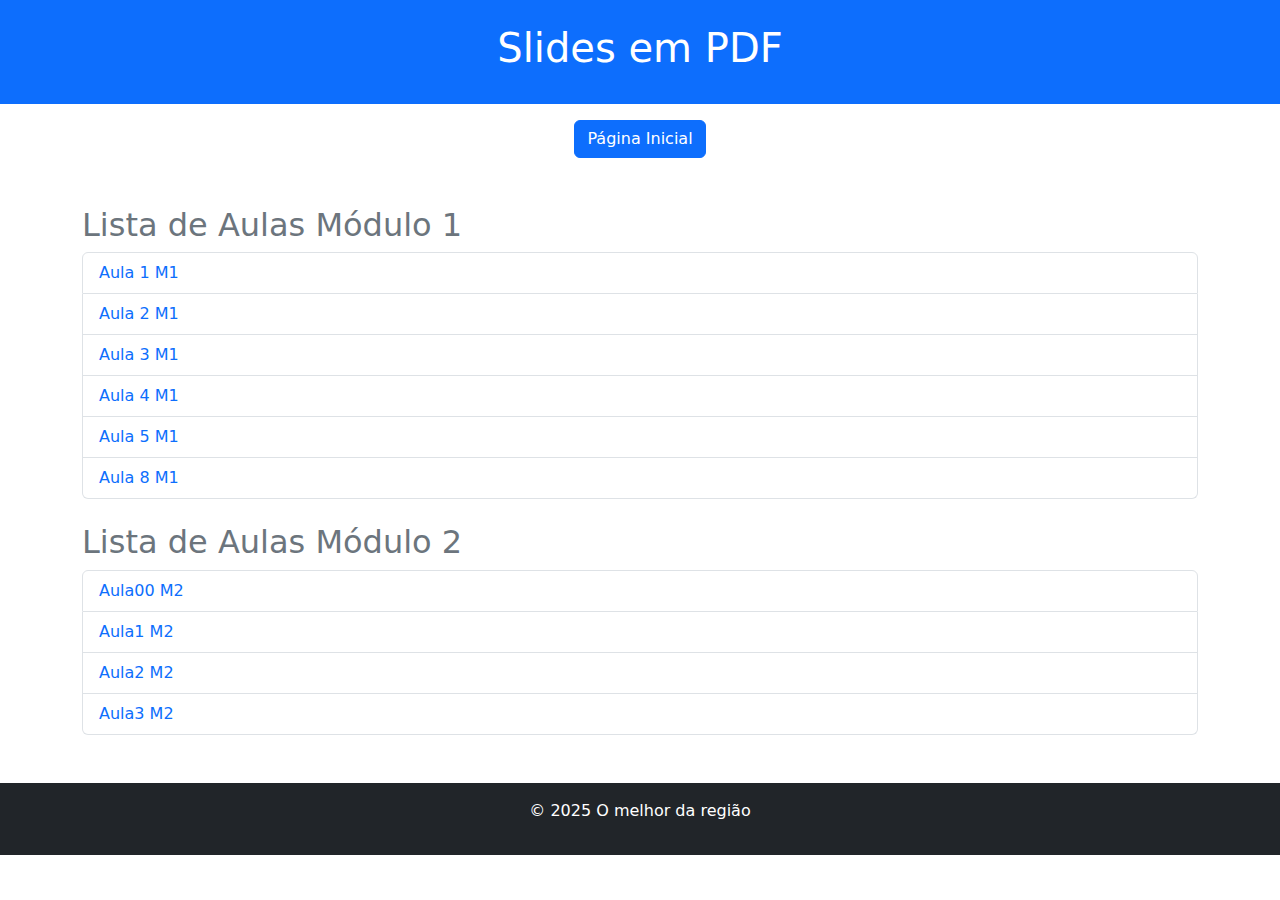
<file: aulas.html>
<!DOCTYPE html>
<html lang="pt-br">
<head>
    <meta charset="UTF-8">
    <meta name="viewport" content="width=device-width, initial-scale=1.0">
    <title>Aulas em PDF</title>
    <link href="https://cdn.jsdelivr.net/npm/bootstrap@5.3.3/dist/css/bootstrap.min.css" rel="stylesheet">


<!---->
    <!-- Google tag (gtag.js) -->
    <script async src="https://www.googletagmanager.com/gtag/js?id=G-ZY4F301R5D"></script>
    <script>
      window.dataLayer = window.dataLayer || [];
      function gtag(){dataLayer.push(arguments);}
      gtag('js', new Date());
    
      gtag('config', 'G-ZY4F301R5D');
    </script>
    <!---->  
</head>
<body>
  

    <header class="bg-primary text-white text-center py-4">
        <h1>Slides em PDF</h1>
    </header>
    
    <!-- Botões de Navegação -->
    <div class="container my-3 text-center">
        <a href="index.html" class="btn btn-primary mx-2">Página Inicial</a>        
    </div>
    
    <main class="container my-5">
        <section>
            <h2 class="text-secondary">Lista de Aulas Módulo 1</h2>
            <ul class="list-group">

                <li class="list-group-item">
                    <a href="aulas/mod1/A1M1.pdf" target="_blank" class="text-decoration-none">Aula 1 M1</a>
                </li>

                <li class="list-group-item">
                    <a href="aulas/mod1/A2M1.pdf" target="_blank" class="text-decoration-none">Aula 2 M1</a>
                </li>

                <li class="list-group-item">
                    <a href="aulas/mod1/A3M1.pdf" target="_blank" class="text-decoration-none">Aula 3 M1</a>
                </li>

                <li class="list-group-item">
                    <a href="aulas/mod1/A4M1.pdf" target="_blank" class="text-decoration-none">Aula 4 M1</a>
                </li>

                <li class="list-group-item">
                    <a href="aulas/mod1/A5M1.pdf" target="_blank" class="text-decoration-none">Aula 5 M1</a>
                </li>

                
                

                <li class="list-group-item">
                    <a href="aulas/mod1/A8M1.pdf" target="_blank" class="text-decoration-none">Aula 8 M1</a>
                </li>
            </ul>
        </section>
        
        <section class="mt-4">
            <h2 class="text-secondary">Lista de Aulas Módulo 2</h2>
            <ul class="list-group">
                <li class="list-group-item">
                    <a href="aulas/mod2/Aula 00 - Das maquinas aos editores.pdf" target="_blank" class="text-decoration-none">Aula00 M2</a>
                </li>   
                <li class="list-group-item">
                    <a href="aulas/mod2/Aula 1-Introdução ao Microsoft Word.pdf" target="_blank" class="text-decoration-none">Aula1 M2</a>
                </li>
                <li class="list-group-item">
                    <a href="aulas/mod2/Aula 2-Formatação de Texto.pdf" target="_blank" class="text-decoration-none">Aula2 M2</a>
                </li>

                <li class="list-group-item">
                    <a href="aulas/mod2/Aula 3-Trabalhando com Tabelas.pdf" target="_blank" class="text-decoration-none">Aula3 M2 </a>
                </li>
            </ul>
        </section>
    </main>

    
    
    <footer class="bg-dark text-white text-center py-3">
        <p>&copy; 2025 O melhor da região</p>
    </footer>
    
    <script src="https://cdn.jsdelivr.net/npm/bootstrap@5.3.3/dist/js/bootstrap.bundle.min.js"></script>
</body>
</html>
</file>
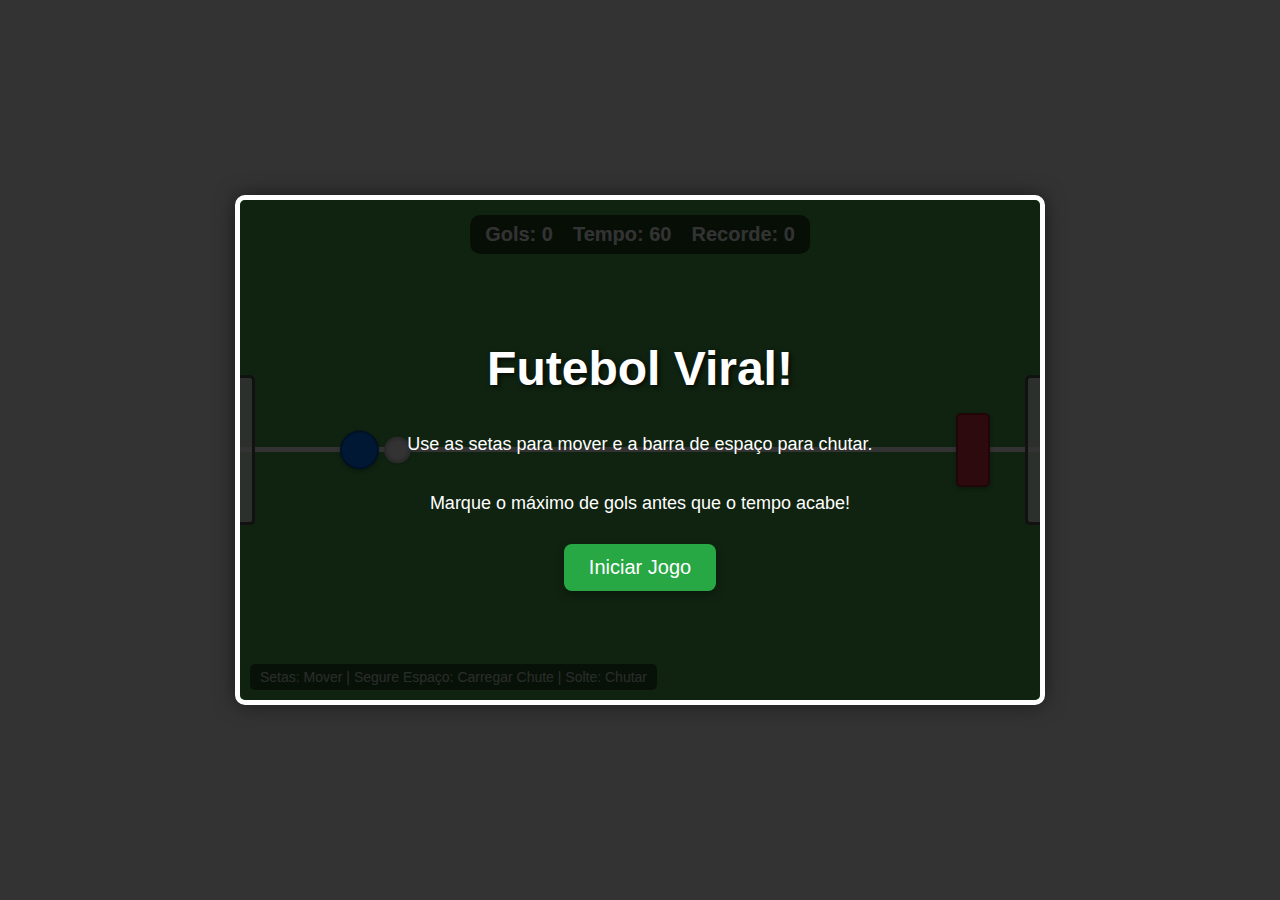
<file: jogos/futebol.html>
<!DOCTYPE html>
<html lang="pt-br">
<head>
    <meta charset="UTF-8">
    <meta name="viewport" content="width=device-width, initial-scale=1.0">
    <title>Futebol Viral</title>
    <style>
        body {
            margin: 0;
            display: flex;
            justify-content: center;
            align-items: center;
            height: 100vh;
            background-color: #333;
            font-family: 'Arial', sans-serif;
            overflow: hidden;
        }

        #game-container {
            position: relative;
            width: 800px;
            height: 500px;
            background-color: #4CAF50; /* Verde gramado */
            border: 5px solid #FFF;
            overflow: hidden;
            box-shadow: 0 0 20px rgba(0, 0, 0, 0.5);
            border-radius: 10px;
        }

        #field {
            width: 100%;
            height: 100%;
            position: relative;
            /* Linhas do campo (opcional) */
            background-image: 
                linear-gradient(to bottom, transparent 49.5%, white 49.5%, white 50.5%, transparent 50.5%), /* Linha meio campo */
                radial-gradient(circle at center, white 2px, transparent 2px); /* Círculo central */
            background-size: 100% 100%, 150px 150px;
            background-position: center, center;
            background-repeat: no-repeat;
        }

        .goal {
            position: absolute;
            top: 50%;
            transform: translateY(-50%);
            width: 15px; /* Mais fino */
            height: 150px; /* Maior */
            background-color: rgba(255, 255, 255, 0.8);
            border: 3px solid #555;
            box-sizing: border-box;
        }

        #goal-left { left: 0; border-left: none; border-radius: 0 5px 5px 0; }
        #goal-right { right: 0; border-right: none; border-radius: 5px 0 0 5px; }

        #player {
            position: absolute;
            width: 35px;
            height: 35px;
            background-color: #007bff; /* Azul mais vibrante */
            border: 2px solid #0056b3;
            border-radius: 50%;
            box-shadow: 0 2px 5px rgba(0, 0, 0, 0.3);
            transition: transform 0.1s ease-out; /* Animação suave */
        }

        #ball {
            position: absolute;
            width: 25px;
            height: 25px;
            background-color: #fff;
            border: 1px solid #ccc;
            border-radius: 50%;
            box-shadow: inset 0 0 5px rgba(0, 0, 0, 0.4), 0 1px 3px rgba(0, 0, 0, 0.2);
            transition: transform 0.05s linear;
        }

        #goalkeeper {
            position: absolute;
            width: 30px;
            height: 70px;
            background-color: #dc3545; /* Vermelho */
            border: 2px solid #a71d2a;
            border-radius: 5px;
            right: 50px;
            box-shadow: 0 2px 5px rgba(0, 0, 0, 0.3);
            transition: top 0.15s ease; /* Movimento mais suave */
        }

        #scoreboard {
            position: absolute;
            top: 15px;
            left: 50%;
            transform: translateX(-50%);
            background-color: rgba(0, 0, 0, 0.6);
            color: white;
            padding: 8px 15px;
            border-radius: 10px;
            font-size: 20px;
            font-weight: bold;
            display: flex;
            gap: 20px;
            z-index: 10;
        }

        #controls-info {
            position: absolute;
            bottom: 10px;
            left: 10px;
            color: rgba(255, 255, 255, 0.8);
            font-size: 14px;
            background-color: rgba(0, 0, 0, 0.5);
            padding: 5px 10px;
            border-radius: 5px;
        }

        .screen {
            position: absolute;
            top: 0;
            left: 0;
            width: 100%;
            height: 100%;
            background-color: rgba(0, 0, 0, 0.8);
            display: flex;
            flex-direction: column;
            justify-content: center;
            align-items: center;
            color: white;
            text-align: center;
            z-index: 20;
        }

        .screen h1 {
            font-size: 48px;
            margin-bottom: 20px;
            text-shadow: 2px 2px 5px rgba(0,0,0,0.7);
        }
        .screen h2 {
            font-size: 32px;
            margin-bottom: 30px;
        }

        .screen p {
            font-size: 18px;
            margin-bottom: 20px;
        }

        .button {
            padding: 12px 25px;
            font-size: 20px;
            background-color: #28a745; /* Verde */
            color: white;
            border: none;
            border-radius: 8px;
            cursor: pointer;
            transition: background-color 0.2s ease, transform 0.1s ease;
            margin-top: 10px;
            box-shadow: 0 4px 8px rgba(0, 0, 0, 0.3);
        }
        .button:hover {
            background-color: #218838;
            transform: scale(1.05);
        }
        .button:active {
            transform: scale(0.98);
        }

        #share-button {
            background-color: #17a2b8; /* Azul info */
        }
        #share-button:hover {
            background-color: #138496;
        }

        #goal-flash {
            position: absolute;
            top: 0;
            left: 0;
            width: 100%;
            height: 100%;
            background-color: rgba(255, 255, 255, 0.8);
            opacity: 0;
            transition: opacity 0.1s ease-out;
            pointer-events: none; /* Não interfere com cliques */
            z-index: 15;
        }

        #kick-power-bar-container {
            position: absolute;
            bottom: 15px;
            left: 50%;
            transform: translateX(-50%);
            width: 200px;
            height: 20px;
            background-color: rgba(0, 0, 0, 0.5);
            border-radius: 5px;
            overflow: hidden;
            display: none; /* Começa escondido */
             z-index: 10;
        }

        #kick-power-bar {
            width: 0%;
            height: 100%;
            background-color: #ffc107; /* Amarelo */
            transition: width 0.1s linear;
        }

    </style>
</head>
<body>
    <div id="game-container">
        <div id="field">
            <div id="goal-left" class="goal"></div>
            <div id="goal-right" class="goal"></div>
            <div id="player"></div>
            <div id="ball"></div>
            <div id="goalkeeper"></div>
            <div id="scoreboard">
                <span id="score">Gols: 0</span>
                <span id="timer">Tempo: 60</span>
                <span id="high-score">Recorde: 0</span>
            </div>
            <div id="controls-info">Setas: Mover | Segure Espaço: Carregar Chute | Solte: Chutar</div>
            <div id="goal-flash"></div>
            <div id="kick-power-bar-container">
                <div id="kick-power-bar"></div>
            </div>
        </div>

        <div id="start-screen" class="screen">
            <h1>Futebol Viral!</h1>
            <p>Use as setas para mover e a barra de espaço para chutar.</p>
            <p>Marque o máximo de gols antes que o tempo acabe!</p>
            <button id="start-btn" class="button">Iniciar Jogo</button>
        </div>

        <div id="game-over-screen" class="screen" style="display: none;">
            <h1>Fim de Jogo!</h1>
            <h2 id="final-score">Sua pontuação: 0</h2>
            <h2 id="final-high-score">Novo Recorde!</h2>
            <button id="restart-btn" class="button">Jogar Novamente</button>
            <button id="share-button" class="button">Compartilhar</button>
        </div>
    </div>

    <script>
        // --- Configurações --- 
        const GAME_WIDTH = 800;
        const GAME_HEIGHT = 500;
        const PLAYER_SPEED = 3;
        const PLAYER_FRICTION = 0.85;
        const BALL_FRICTION = 0.98;
        const MAX_KICK_POWER = 15;
        const KICK_POWER_INCREMENT = 0.5;
        const GOALKEEPER_SPEED = 2.5;
        const GOAL_WIDTH = 150;
        const GOAL_Y_TOP = (GAME_HEIGHT - GOAL_WIDTH) / 2;
        const GOAL_Y_BOTTOM = (GAME_HEIGHT + GOAL_WIDTH) / 2;
        const GAME_TIME_SECONDS = 60;

        // --- Elementos DOM --- 
        const player = document.getElementById('player');
        const ball = document.getElementById('ball');
        const goalkeeper = document.getElementById('goalkeeper');
        const scoreDisplay = document.getElementById('score');
        const timerDisplay = document.getElementById('timer');
        const highScoreDisplay = document.getElementById('high-score');
        const startScreen = document.getElementById('start-screen');
        const gameOverScreen = document.getElementById('game-over-screen');
        const startBtn = document.getElementById('start-btn');
        const restartBtn = document.getElementById('restart-btn');
        const shareBtn = document.getElementById('share-button');
        const finalScoreDisplay = document.getElementById('final-score');
        const finalHighScoreDisplay = document.getElementById('final-high-score');
        const goalFlash = document.getElementById('goal-flash');
        const kickPowerBarContainer = document.getElementById('kick-power-bar-container');
        const kickPowerBar = document.getElementById('kick-power-bar');

        // --- Variáveis de Estado --- 
        let playerX, playerY, playerVelX = 0, playerVelY = 0;
        let ballX, ballY, ballSpeedX = 0, ballSpeedY = 0;
        let goalkeeperY;
        let score = 0;
        let highScore = localStorage.getItem('highScore') || 0;
        let gameRunning = false;
        let timer = GAME_TIME_SECONDS;
        let timerInterval;
        let kickPower = 0;
        let chargingKick = false;

        const keys = {
            ArrowUp: false,
            ArrowDown: false,
            ArrowLeft: false,
            ArrowRight: false,
            ' ': false // Usar ' ' para espaço
        };

        // --- Funções --- 

        function initGame() {
            playerX = 100;
            playerY = GAME_HEIGHT / 2 - player.offsetHeight / 2;
            playerVelX = 0;
            playerVelY = 0;
            resetBallPosition();
            goalkeeperY = GAME_HEIGHT / 2 - goalkeeper.offsetHeight / 2;
            score = 0;
            timer = GAME_TIME_SECONDS;
            scoreDisplay.textContent = `Gols: ${score}`;
            timerDisplay.textContent = `Tempo: ${timer}`;
            highScoreDisplay.textContent = `Recorde: ${highScore}`;
            gameOverScreen.style.display = 'none';
            startScreen.style.display = 'flex';
            gameRunning = false;
            chargingKick = false;
            kickPower = 0;
            kickPowerBarContainer.style.display = 'none';
            if (timerInterval) clearInterval(timerInterval);
            updateElementPositions();
        }

        function startGame() {
            startScreen.style.display = 'none';
            gameRunning = true;
            timer = GAME_TIME_SECONDS;
            timerDisplay.textContent = `Tempo: ${timer}`;
            resetBallPosition();
            timerInterval = setInterval(updateTimer, 1000);
            requestAnimationFrame(gameLoop);
        }

        function endGame() {
            gameRunning = false;
            clearInterval(timerInterval);
            finalScoreDisplay.textContent = `Sua pontuação: ${score}`;
            if (score > highScore) {
                highScore = score;
                localStorage.setItem('highScore', highScore);
                finalHighScoreDisplay.textContent = 'Novo Recorde!';
                finalHighScoreDisplay.style.display = 'block';
            } else {
                 finalHighScoreDisplay.style.display = 'none';
            }
            highScoreDisplay.textContent = `Recorde: ${highScore}`;
            gameOverScreen.style.display = 'flex';
        }

        function updateTimer() {
            timer--;
            timerDisplay.textContent = `Tempo: ${timer}`;
            if (timer <= 0) {
                endGame();
            }
        }

        function resetBallPosition() {
            ballSpeedX = 0;
            ballSpeedY = 0;
            // Posicionar a bola um pouco à frente do jogador
            const playerCenterX = playerX + player.offsetWidth / 2;
            const playerCenterY = playerY + player.offsetHeight / 2;
            ballX = playerCenterX + player.offsetWidth / 2 + 5; // Ajuste para não ficar em cima
            ballY = playerCenterY - ball.offsetHeight / 2;
            updateElementPositions();
        }

        function updateElementPositions() {
            player.style.transform = `translate(${playerX}px, ${playerY}px)`;
            ball.style.transform = `translate(${ballX}px, ${ballY}px)`;
            goalkeeper.style.top = goalkeeperY + 'px';
        }

        function handleInput() {
            // Movimento do Jogador com aceleração
            if (keys.ArrowUp) playerVelY -= PLAYER_SPEED * 0.1;
            if (keys.ArrowDown) playerVelY += PLAYER_SPEED * 0.1;
            if (keys.ArrowLeft) playerVelX -= PLAYER_SPEED * 0.1;
            if (keys.ArrowRight) playerVelX += PLAYER_SPEED * 0.1;

            // Limitar velocidade máxima
            playerVelX = Math.max(-PLAYER_SPEED, Math.min(PLAYER_SPEED, playerVelX));
            playerVelY = Math.max(-PLAYER_SPEED, Math.min(PLAYER_SPEED, playerVelY));

            // Carregar chute
            if (keys[' '] && !isBallMoving()) {
                chargingKick = true;
                kickPower = Math.min(MAX_KICK_POWER, kickPower + KICK_POWER_INCREMENT);
                kickPowerBarContainer.style.display = 'block';
                kickPowerBar.style.width = `${(kickPower / MAX_KICK_POWER) * 100}%`;
            } else if (chargingKick) {
                // Chutar ao soltar espaço
                shootBall();
                chargingKick = false;
                kickPower = 0;
                kickPowerBarContainer.style.display = 'none';
                kickPowerBar.style.width = '0%';
            }
        }
        
        function isBallMoving() {
             return Math.abs(ballSpeedX) > 0.1 || Math.abs(ballSpeedY) > 0.1;
        }

        function shootBall() {
            const dx = ballX - (playerX + player.offsetWidth / 2);
            const dy = ballY - (playerY + player.offsetHeight / 2);
            const angle = Math.atan2(dy, dx);
            
            // Chute direcionado para frente, com pequena variação baseada na posição relativa
            const baseAngle = 0; // Chute reto para frente
            const angleVariation = angle * 0.2; // Pequena influência da posição
            const finalAngle = baseAngle + angleVariation;

            ballSpeedX = Math.cos(finalAngle) * kickPower;
            ballSpeedY = Math.sin(finalAngle) * kickPower;
        }

        function updatePlayer() {
            // Aplicar velocidade
            playerX += playerVelX;
            playerY += playerVelY;

            // Aplicar atrito
            playerVelX *= PLAYER_FRICTION;
            playerVelY *= PLAYER_FRICTION;

            // Parar se velocidade for muito baixa
            if (Math.abs(playerVelX) < 0.1) playerVelX = 0;
            if (Math.abs(playerVelY) < 0.1) playerVelY = 0;

            // Colisão com bordas do campo
            playerX = Math.max(0, Math.min(GAME_WIDTH - player.offsetWidth, playerX));
            playerY = Math.max(0, Math.min(GAME_HEIGHT - player.offsetHeight, playerY));
        }

        function updateBall() {
            if (!isBallMoving()) {
                 // Bola acompanha o jogador se não estiver chutada
                const playerCenterX = playerX + player.offsetWidth / 2;
                const playerCenterY = playerY + player.offsetHeight / 2;
                ballX = playerCenterX + player.offsetWidth / 2 + 5;
                ballY = playerCenterY - ball.offsetHeight / 2;
                return;
            }

            ballX += ballSpeedX;
            ballY += ballSpeedY;

            // Aplicar atrito na bola
            ballSpeedX *= BALL_FRICTION;
            ballSpeedY *= BALL_FRICTION;

            // Parar bola se velocidade muito baixa
            if (Math.abs(ballSpeedX) < 0.1 && Math.abs(ballSpeedY) < 0.1) {
                ballSpeedX = 0;
                ballSpeedY = 0;
            }

            // Colisão com bordas verticais (quicar)
            if (ballY <= 0 || ballY >= GAME_HEIGHT - ball.offsetHeight) {
                ballSpeedY *= -0.8; // Perde energia ao quicar
                ballY = Math.max(0, Math.min(GAME_HEIGHT - ball.offsetHeight, ballY)); // Corrigir posição
            }
            
            // Colisão com bordas horizontais (laterais)
             if (ballX <= 0) {
                 ballSpeedX *= -0.8;
                 ballX = 0;
             }
             // Não resetar imediatamente ao sair pela direita, verificar gol primeiro

            // Colisão com jogador (simples, só para evitar sobreposição)
            if (checkCollision(player, ball)) {
                 // Afastar a bola ligeiramente
                 const dx = ballX - playerX;
                 const dy = ballY - playerY;
                 const dist = Math.sqrt(dx*dx + dy*dy);
                 const minDist = (player.offsetWidth + ball.offsetWidth) / 2;
                 if (dist < minDist) {
                     const overlap = minDist - dist;
                     const angle = Math.atan2(dy, dx);
                     ballX += Math.cos(angle) * overlap * 1.1; // Afasta um pouco mais
                     ballY += Math.sin(angle) * overlap * 1.1;
                     // Transferir um pouco de momento (opcional, pode complicar)
                     // ballSpeedX += playerVelX * 0.1;
                     // ballSpeedY += playerVelY * 0.1;
                 }
            }

            // Colisão com goleiro
            const gkRect = { x: goalkeeper.offsetLeft, y: goalkeeperY, width: goalkeeper.offsetWidth, height: goalkeeper.offsetHeight };
            const ballRect = { x: ballX, y: ballY, width: ball.offsetWidth, height: ball.offsetHeight };

            if (rectCollision(ballRect, gkRect)) {
                // Rebater a bola de forma mais realista
                const impactAngle = Math.atan2(ballY - (goalkeeperY + gkRect.height / 2), ballX - (gkRect.x + gkRect.width / 2));
                const speedMagnitude = Math.sqrt(ballSpeedX**2 + ballSpeedY**2);
                const bounceFactor = 0.8; // Quão forte a bola rebate
                
                ballSpeedX = Math.cos(impactAngle) * speedMagnitude * bounceFactor;
                ballSpeedY = Math.sin(impactAngle) * speedMagnitude * bounceFactor;

                // Adicionar um pouco da velocidade vertical do goleiro ao rebote
                // ballSpeedY += (goalkeeperY - previousGoalkeeperY) * 0.1; // (Necessitaria guardar previousGoalkeeperY)

                // Ajustar posição para evitar que a bola entre no goleiro
                ballX += ballSpeedX * 1.5; 
                ballY += ballSpeedY * 1.5;
            }

            // Verificar Gol
            checkGoal();
            
             // Resetar se sair muito pela lateral direita (após checar gol)
             if (ballX > GAME_WIDTH + 50) { // Dá uma margem
                 resetBallPosition();
             }
        }

        function updateGoalkeeper() {
            // IA Simples: Segue a bola verticalmente com um pequeno atraso/limite
            const targetY = ballY - goalkeeper.offsetHeight / 2;
            const diffY = targetY - goalkeeperY;
            
            // Movimento mais suave e limitado
            goalkeeperY += Math.sign(diffY) * Math.min(Math.abs(diffY), GOALKEEPER_SPEED);

            // Limitar movimento do goleiro à área próxima ao gol
            const minGoalAreaY = GOAL_Y_TOP - 20; // Um pouco acima do gol
            const maxGoalAreaY = GOAL_Y_BOTTOM - goalkeeper.offsetHeight + 20; // Um pouco abaixo
            goalkeeperY = Math.max(minGoalAreaY, Math.min(maxGoalAreaY, goalkeeperY));
        }

        function checkCollision(el1, el2) {
            const rect1 = el1.getBoundingClientRect();
            const rect2 = el2.getBoundingClientRect();
            // Ajustar para posições absolutas dentro do container se necessário
            // Neste caso, como usamos transform, getBoundingClientRect pode não ser ideal
            // Vamos usar cálculo manual baseado nas variáveis x, y
            const r1 = { x: parseFloat(el1.style.transform.split('(')[1].split(',')[0]) || 0, y: parseFloat(el1.style.transform.split(',')[1].split(')')[0]) || 0, width: el1.offsetWidth, height: el1.offsetHeight };
            const r2 = { x: parseFloat(el2.style.transform.split('(')[1].split(',')[0]) || 0, y: parseFloat(el2.style.transform.split(',')[1].split(')')[0]) || 0, width: el2.offsetWidth, height: el2.offsetHeight };
            
            return rectCollision(r1, r2);
        }
        
        function rectCollision(rect1, rect2) {
             return (
                rect1.x < rect2.x + rect2.width &&
                rect1.x + rect1.width > rect2.x &&
                rect1.y < rect2.y + rect2.height &&
                rect1.y + rect1.height > rect2.y
            );
        }

        function checkGoal() {
            // Verifica se a bola *entrou* completamente no gol direito
            if (ballX + ball.offsetWidth > GAME_WIDTH - 5 && // Passou da linha do gol (considerando borda) 
                ballX < GAME_WIDTH + ball.offsetWidth && // Não foi muito longe
                ballY > GOAL_Y_TOP && 
                ballY + ball.offsetHeight < GOAL_Y_BOTTOM) 
            {
                score++;
                scoreDisplay.textContent = `Gols: ${score}`;
                showGoalFlash();
                resetBallPosition();
                // Pequeno delay antes de reiniciar a bola?
            }
        }

        function showGoalFlash() {
            goalFlash.style.opacity = '1';
            setTimeout(() => {
                goalFlash.style.opacity = '0';
            }, 150); // Duração do flash
        }

        function shareScore() {
            const shareText = `Marquei ${score} gols no Futebol Viral! Meu recorde é ${highScore}. Consegue fazer melhor?`;
            // Tentar usar a API Web Share
            if (navigator.share) {
                navigator.share({
                    title: 'Futebol Viral - Pontuação',
                    text: shareText,
                    // url: window.location.href // Adicionar URL se o jogo estiver online
                }).then(() => {
                    console.log('Pontuação compartilhada com sucesso!');
                }).catch((error) => {
                    console.error('Erro ao compartilhar:', error);
                    // Fallback para prompt se a API falhar ou for cancelada
                    prompt('Copie e compartilhe sua pontuação:', shareText);
                });
            } else {
                // Fallback para navegadores sem suporte
                prompt('Copie e compartilhe sua pontuação:', shareText);
            }
        }

        // --- Loop Principal --- 
        function gameLoop(timestamp) {
            if (!gameRunning) return;

            handleInput();
            updatePlayer();
            updateBall();
            updateGoalkeeper();
            updateElementPositions();

            requestAnimationFrame(gameLoop);
        }

        // --- Event Listeners --- 
        document.addEventListener('keydown', (e) => {
            if (e.key in keys) {
                keys[e.key] = true;
                // Prevenir comportamento padrão apenas para teclas usadas pelo jogo
                 if (['ArrowUp', 'ArrowDown', 'ArrowLeft', 'ArrowRight', ' '].includes(e.key)) {
                     e.preventDefault();
                 }
            }
        });

        document.addEventListener('keyup', (e) => {
            if (e.key in keys) {
                keys[e.key] = false;
                 if (['ArrowUp', 'ArrowDown', 'ArrowLeft', 'ArrowRight', ' '].includes(e.key)) {
                     e.preventDefault();
                 }
            }
        });

        startBtn.addEventListener('click', startGame);
        restartBtn.addEventListener('click', initGame);
        shareBtn.addEventListener('click', shareScore);

        // --- Inicialização --- 
        initGame(); 

    </script>
</body>
</html>
</file>
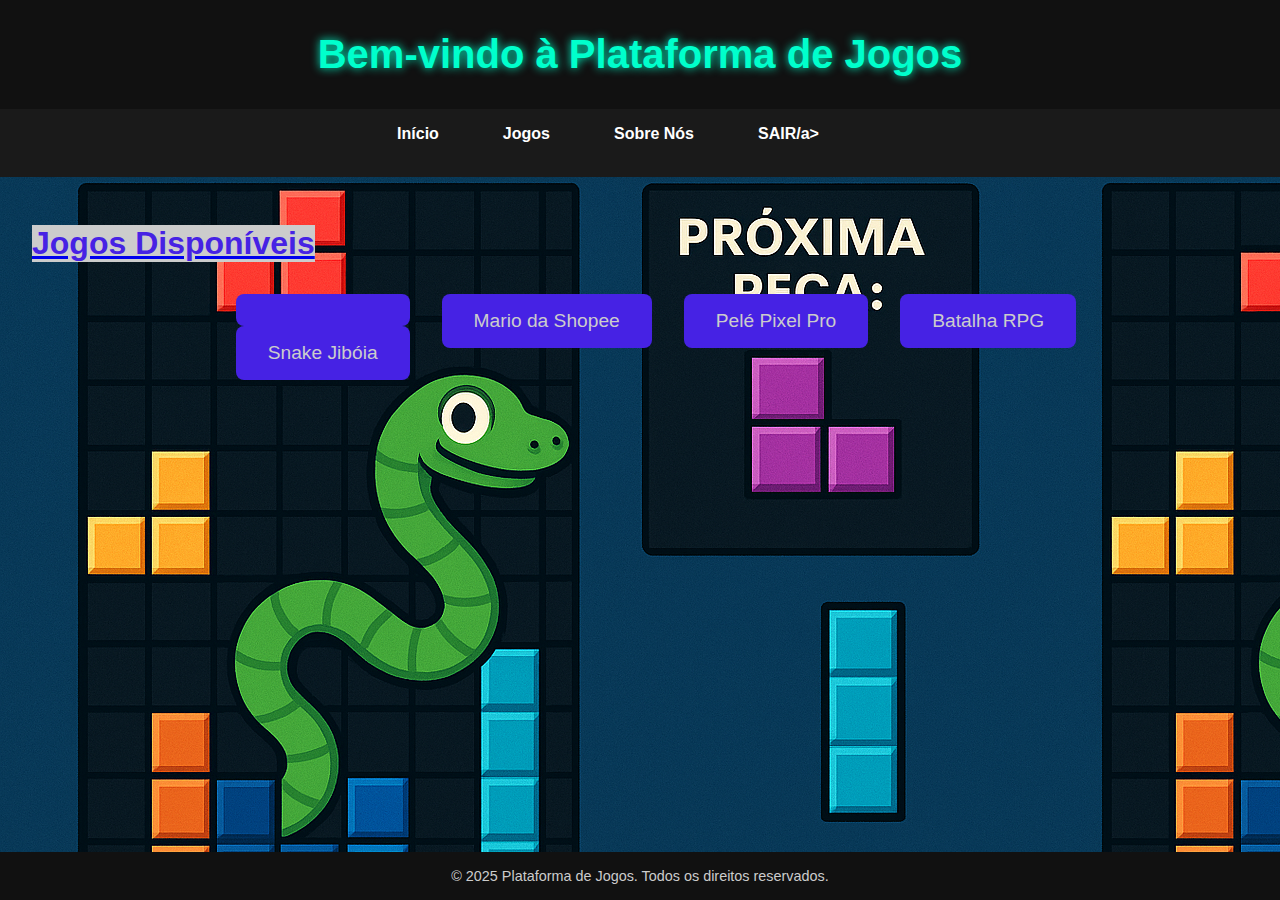
<file: jogos/jogos.html>
<!DOCTYPE html>
<html lang="pt-BR">
<head>
    <meta charset="UTF-8" />
    <meta name="viewport" content="width=device-width, initial-scale=1.0"/>
    <title>Plataforma de Jogos</title>
    <style>
        /* Reset básico */
        * {
            margin: 0;
            padding: 0;
            box-sizing: border-box;
        }

        body {
            font-family: 'Segoe UI', Tahoma, Geneva, Verdana, sans-serif;
            background-image: url(imgs/snakeTetris.png);
            /* background: linear-gradient(to right, #0f2027, #203a43, #2c5364); */
            color: #fff;
            min-height: 100vh;
            display: flex;
            flex-direction: column;
        }

        header {
            background-color: #111;
            padding: 2rem;
            text-align: center;
            box-shadow: 0 2px 10px rgba(0, 0, 0, 0.7);
        }

        header h1 {
            font-size: 2.5rem;
            color: #00ffcc;
            text-shadow: 0 0 10px #00ffcc;
        }

        nav {
            background-color: #1a1a1a;
            padding: 1rem;
            text-align: center;
        }

        nav ul {
            list-style: none;
            display: flex;
            justify-content: center;
            gap: 2rem;
        }

        nav a {
            color: #fff;
            text-decoration: none;
            font-weight: bold;
            padding: 0.5rem 1rem;
            border-radius: 5px;
            transition: background 0.3s;
        }

        nav a:hover {
            background-color: #00ffcc;
            color: #000000;
        }

        main {
            flex: 1;
            padding: 3rem 2rem;
            text-align: center;
        }

        main h2 {
            font-size: 2rem;
            margin-bottom: 2rem;
            background-color: #ccc;
            width: fit-content;
            color: #4622e4;
        }

        main ul {
            
            list-style: none;
            display: flex;
            justify-content: center;
            gap: 2rem;
            flex-wrap: wrap;
        }

        main li a {
            display: block;
            background-color: #4622e4;
            padding: 1rem 2rem;
            border-radius: 8px;
            text-decoration: none;
            color: #ccc;
            font-size: 1.2rem;
            transition: transform 0.3s, background-color 0.3s;
        }

        main li a:hover {
            background-color: #00ffcc;
            color: #000;
            transform: scale(1.05);
        }

        footer {
            background-color: #111;
            text-align: center;
            padding: 1rem;
            font-size: 0.9rem;
            color: #ccc;
        }
    </style>
</head>
<body>

    <header>
        <h1>Bem-vindo à Plataforma de Jogos</h1>
    </header>

    <nav>
        <ul>
            <li><a href="index.html">Início</a></li>
            <li><a href="jogos.html">Jogos</a></li>
            <li><a href="sobre.html">Sobre Nós</a></li>
            <li><a href="/index.html">SAIR/a></li>

        </ul>
    </nav>

    <main>
    <h2>Jogos Disponíveis</h2>
    <ul>
        <li><a href="snake.html">Snake Jibóia  </a></li>
        <li><a href="marioDaShopee.html">Mario da Shopee</a></li>
        <li><a href="futebol.html">Pelé Pixel Pro</a></li>
        <li><a href="rpg.html">Batalha RPG </a></li>
        <!-- <li><a href="tiroNoEscuro.html">Tiro no Escuro: FPS de Quinta</a></li>
        <li><a href="corridaDeCarretao.html">Corrida de Carretão Tunado</a></li>
        <li><a href="zumbiNaFeira.html">Zumbi na Feira do Bairro</a></li> -->
    </ul>
</main>


    <footer>
        <p>&copy; 2025 Plataforma de Jogos. Todos os direitos reservados.</p>
    </footer>

</body>
</html>
</file>
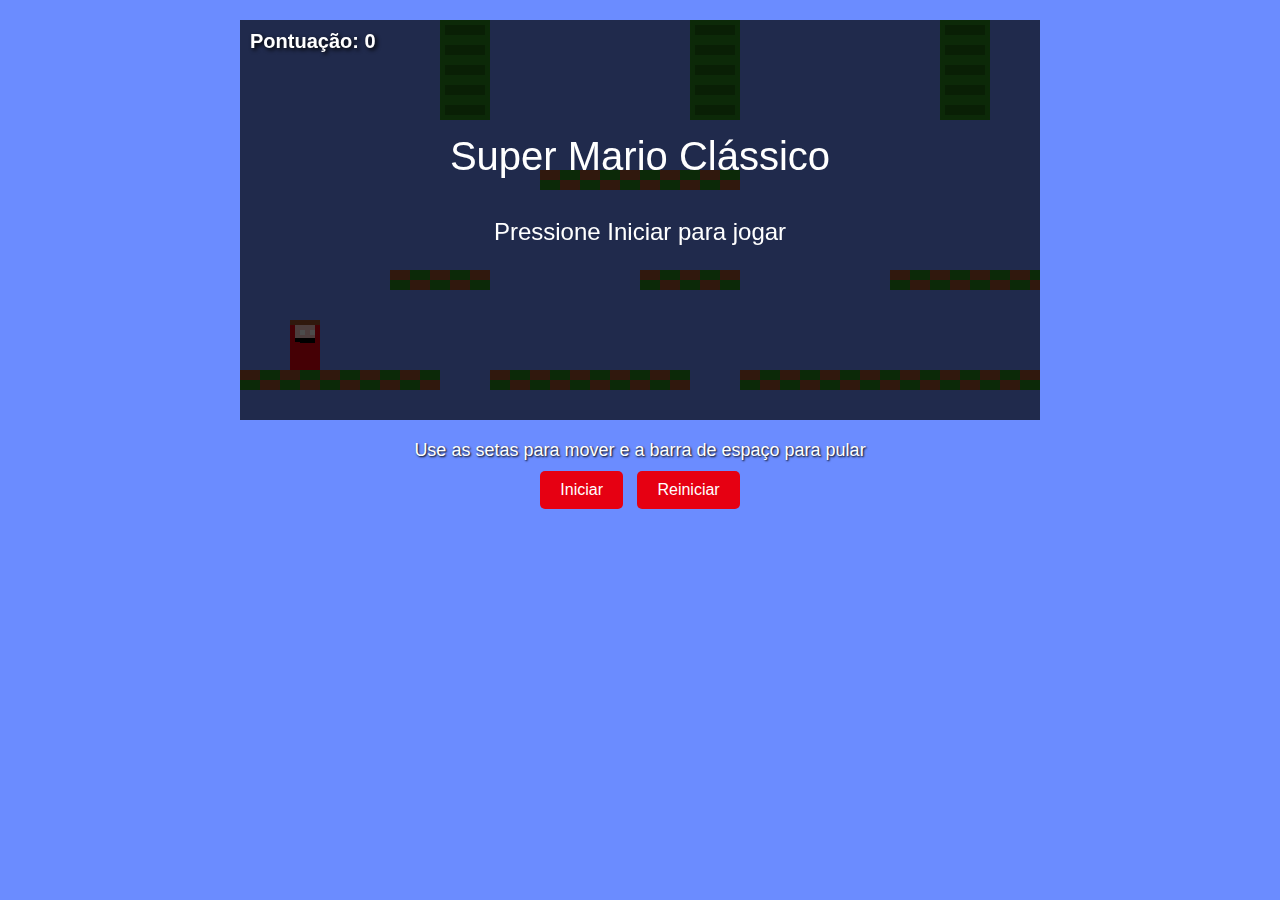
<file: jogos/marioDaShopee.html>
<!DOCTYPE html>
<html lang="pt-br">
<head>
    <meta charset="UTF-8">
    <meta name="viewport" content="width=device-width, initial-scale=1.0">
    <title>Super Mario Clássico</title>
    <style>
        body {
            margin: 0;
            overflow: hidden;
            background-color: #6b8cff;
            font-family: Arial, sans-serif;
        }
        
        #game-container {
            position: relative;
            width: 800px;
            height: 400px;
            margin: 20px auto;
            background-color: #6b8cff;
            overflow: hidden;
        }
        
        #game-canvas {
            background-color: #6b8cff;
            display: block;
        }
        
        #score-display {
            position: absolute;
            top: 10px;
            left: 10px;
            color: white;
            font-size: 20px;
            font-weight: bold;
            text-shadow: 2px 2px 4px #000;
        }
        
        #controls {
            text-align: center;
            margin-top: 10px;
        }
        
        button {
            padding: 10px 20px;
            margin: 0 5px;
            font-size: 16px;
            cursor: pointer;
            background-color: #e60012;
            color: white;
            border: none;
            border-radius: 5px;
        }
        
        #instructions {
            text-align: center;
            margin-top: 10px;
            color: white;
            font-size: 18px;
            text-shadow: 1px 1px 2px #000;
        }
    </style>
</head>
<body>
    <div id="game-container">
        <canvas id="game-canvas" width="800" height="400"></canvas>
        <div id="score-display">Pontuação: 0</div>
    </div>
    <div id="instructions">
        Use as setas para mover e a barra de espaço para pular
    </div>
    <div id="controls">
        <button id="start-btn">Iniciar</button>
        <button id="reset-btn">Reiniciar</button>
    </div>

    <script>
        // Configurações do jogo
        const canvas = document.getElementById('game-canvas');
        const ctx = canvas.getContext('2d');
        const scoreDisplay = document.getElementById('score-display');
        const startBtn = document.getElementById('start-btn');
        const resetBtn = document.getElementById('reset-btn');

        // Constantes do jogo
        const GRAVITY = 0.5;
        const PLAYER_SPEED = 5;
        const JUMP_FORCE = -12;
        const ENEMY_SPEED = 2;
        const PIPE_SPAWN_RATE = 150; // frames

        // Estado do jogo
        let score = 0;
        let gameOver = false;
        let gameStarted = false;
        let animationId;
        let frameCount = 0;

        // Personagem
        const player = {
            x: 50,
            y: 300,
            width: 30,
            height: 50,
            velX: 0,
            velY: 0,
            isJumping: false,
            direction: 'right',
            color: '#e60012'
        };

        // Plataformas
        const platforms = [
            { x: 0, y: 350, width: 200, height: 20, color: '#2a8a1d' },
            { x: 250, y: 350, width: 200, height: 20, color: '#2a8a1d' },
            { x: 500, y: 350, width: 300, height: 20, color: '#2a8a1d' },
            { x: 150, y: 250, width: 100, height: 20, color: '#2a8a1d' },
            { x: 400, y: 250, width: 100, height: 20, color: '#2a8a1d' },
            { x: 650, y: 250, width: 150, height: 20, color: '#2a8a1d' },
            { x: 300, y: 150, width: 200, height: 20, color: '#2a8a1d' }
        ];

        // Canos (spawn de inimigos)
        const pipes = [
            { x: 200, y: 0, width: 50, height: 100, color: '#2a8a1d', spawnTimer: 0 },
            { x: 450, y: 0, width: 50, height: 100, color: '#2a8a1d', spawnTimer: 0 },
            { x: 700, y: 0, width: 50, height: 100, color: '#2a8a1d', spawnTimer: 0 }
        ];

        // Inimigos
        let enemies = [];

        // Inicialização do jogo
        function initGame() {
            score = 0;
            gameOver = false;
            player.x = 50;
            player.y = 300;
            player.velX = 0;
            player.velY = 0;
            player.isJumping = false;
            enemies = [];
            updateScore();
        }

        // Atualizar pontuação
        function updateScore() {
            scoreDisplay.textContent = `Pontuação: ${score}`;
        }

        // Desenhar o jogo
        function draw() {
            // Limpar canvas
            ctx.clearRect(0, 0, canvas.width, canvas.height);
            
            // Desenhar céu
            ctx.fillStyle = '#6b8cff';
            ctx.fillRect(0, 0, canvas.width, canvas.height);
            
            // Desenhar plataformas
            platforms.forEach(platform => {
                ctx.fillStyle = platform.color;
                ctx.fillRect(platform.x, platform.y, platform.width, platform.height);
                
                // Detalhes das plataformas (tijolos)
                ctx.fillStyle = '#a0522d';
                for (let i = 0; i < platform.width; i += 20) {
                    for (let j = 0; j < platform.height; j += 10) {
                        if ((i / 20 + j / 10) % 2 === 0) {
                            ctx.fillRect(platform.x + i, platform.y + j, 20, 10);
                        }
                    }
                }
            });
            
            // Desenhar canos
            pipes.forEach(pipe => {
                ctx.fillStyle = pipe.color;
                ctx.fillRect(pipe.x, pipe.y, pipe.width, pipe.height);
                
                // Detalhes dos canos
                ctx.fillStyle = '#1e6a13';
                ctx.fillRect(pipe.x + 5, pipe.y + 5, pipe.width - 10, 10);
                ctx.fillRect(pipe.x + 5, pipe.y + 25, pipe.width - 10, 10);
                ctx.fillRect(pipe.x + 5, pipe.y + 45, pipe.width - 10, 10);
                ctx.fillRect(pipe.x + 5, pipe.y + 65, pipe.width - 10, 10);
                ctx.fillRect(pipe.x + 5, pipe.y + 85, pipe.width - 10, 10);
            });
            
            // Desenhar inimigos
            enemies.forEach(enemy => {
                ctx.fillStyle = enemy.color;
                ctx.beginPath();
                ctx.arc(enemy.x, enemy.y, enemy.radius, 0, Math.PI * 2);
                ctx.fill();
                
                // Olhos do inimigo
                ctx.fillStyle = 'white';
                ctx.beginPath();
                ctx.arc(enemy.x - 5, enemy.y - 3, 3, 0, Math.PI * 2);
                ctx.arc(enemy.x + 5, enemy.y - 3, 3, 0, Math.PI * 2);
                ctx.fill();
                
                ctx.fillStyle = 'black';
                ctx.beginPath();
                ctx.arc(enemy.x - 5, enemy.y - 3, 1, 0, Math.PI * 2);
                ctx.arc(enemy.x + 5, enemy.y - 3, 1, 0, Math.PI * 2);
                ctx.fill();
            });
            
            // Desenhar jogador
            ctx.fillStyle = player.color;
            ctx.fillRect(player.x, player.y, player.width, player.height);
            
            // Rosto do jogador
            ctx.fillStyle = '#ffcccb';
            ctx.fillRect(player.x + 5, player.y + 5, player.width - 10, 15);
            
            // Olhos
            ctx.fillStyle = 'white';
            ctx.fillRect(player.x + 10, player.y + 10, 5, 5);
            ctx.fillRect(player.x + 20, player.y + 10, 5, 5);
            
            // Boca
            ctx.fillStyle = 'black';
            ctx.fillRect(player.x + 10, player.y + 20, 15, 3);
            
            // Chapéu
            ctx.fillStyle = '#a0522d';
            ctx.fillRect(player.x, player.y, player.width, 5);
            
            // Bigode
            ctx.fillStyle = 'black';
            ctx.fillRect(player.x + 5, player.y + 18, 20, 2);
            ctx.fillRect(player.x + 5, player.y + 20, 5, 2);
            ctx.fillRect(player.x + 20, player.y + 20, 5, 2);
            
            // Desenhar game over
            if (gameOver) {
                ctx.fillStyle = 'rgba(0, 0, 0, 0.7)';
                ctx.fillRect(0, 0, canvas.width, canvas.height);
                
                ctx.fillStyle = 'white';
                ctx.font = '40px Arial';
                ctx.textAlign = 'center';
                ctx.fillText('Game Over!', canvas.width / 2, canvas.height / 2 - 30);
                ctx.font = '24px Arial';
                ctx.fillText(`Pontuação: ${score}`, canvas.width / 2, canvas.height / 2 + 20);
            }
            
            // Desenhar tela de início
            if (!gameStarted) {
                ctx.fillStyle = 'rgba(0, 0, 0, 0.7)';
                ctx.fillRect(0, 0, canvas.width, canvas.height);
                
                ctx.fillStyle = 'white';
                ctx.font = '40px Arial';
                ctx.textAlign = 'center';
                ctx.fillText('Super Mario Clássico', canvas.width / 2, canvas.height / 2 - 50);
                ctx.font = '24px Arial';
                ctx.fillText('Pressione Iniciar para jogar', canvas.width / 2, canvas.height / 2 + 20);
            }
        }

        // Atualizar estado do jogo
        function update() {
            if (gameOver || !gameStarted) return;
            
            // Movimentação do jogador
            player.x += player.velX;
            player.y += player.velY;
            
            // Aplicar gravidade
            player.velY += GRAVITY;
            
            // Limitar movimento horizontal
            if (player.x < 0) player.x = 0;
            if (player.x + player.width > canvas.width) player.x = canvas.width - player.width;
            
            // Verificar colisão com plataformas
            let onGround = false;
            platforms.forEach(platform => {
                // Colisão vertical
                if (
                    player.x + player.width > platform.x &&
                    player.x < platform.x + platform.width &&
                    player.y + player.height >= platform.y &&
                    player.y + player.height <= platform.y + platform.height &&
                    player.velY > 0
                ) {
                    player.y = platform.y - player.height;
                    player.velY = 0;
                    player.isJumping = false;
                    onGround = true;
                }
            });
            
            // Verificar se caiu da tela
            if (player.y > canvas.height) {
                gameOver = true;
            }
            
            // Gerar inimigos
            frameCount++;
            if (frameCount % PIPE_SPAWN_RATE === 0) {
                const randomPipe = pipes[Math.floor(Math.random() * pipes.length)];
                
                enemies.push({
                    x: randomPipe.x + randomPipe.width / 2,
                    y: randomPipe.y + randomPipe.height,
                    radius: 15,
                    velY: ENEMY_SPEED,
                    color: '#8B4513'
                });
            }
            
            // Atualizar inimigos
            for (let i = enemies.length - 1; i >= 0; i--) {
                enemies[i].y += enemies[i].velY;
                
                // Verificar se inimigo saiu da tela
                if (enemies[i].y - enemies[i].radius > canvas.height) {
                    enemies.splice(i, 1);
                    score += 10;
                    updateScore();
                }
                
                // Verificar colisão com jogador
                if (
                    player.x + player.width > enemies[i].x - enemies[i].radius &&
                    player.x < enemies[i].x + enemies[i].radius &&
                    player.y + player.height > enemies[i].y - enemies[i].radius &&
                    player.y < enemies[i].y + enemies[i].radius
                ) {
                    // Se o jogador está caindo sobre o inimigo
                    if (player.velY > 0 && player.y + player.height < enemies[i].y + enemies[i].radius / 2) {
                        enemies.splice(i, 1);
                        player.velY = JUMP_FORCE / 1.5; // Pequeno salto ao matar inimigo
                        score += 50;
                        updateScore();
                    } else {
                        gameOver = true;
                    }
                }
            }
        }

        // Loop do jogo
        function gameLoop() {
            update();
            draw();
            
            if (!gameOver) {
                animationId = requestAnimationFrame(gameLoop);
            }
        }

        // Controles
        document.addEventListener('keydown', (e) => {
            if (gameOver || !gameStarted) return;
            
            switch (e.key) {
                case 'ArrowLeft':
                    player.velX = -PLAYER_SPEED;
                    player.direction = 'left';
                    break;
                case 'ArrowRight':
                    player.velX = PLAYER_SPEED;
                    player.direction = 'right';
                    break;
                case 'ArrowUp':
                case ' ':
                    if (!player.isJumping) {
                        player.velY = JUMP_FORCE;
                        player.isJumping = true;
                    }
                    break;
            }
        });

        document.addEventListener('keyup', (e) => {
            if (gameOver || !gameStarted) return;
            
            switch (e.key) {
                case 'ArrowLeft':
                    if (player.velX < 0) player.velX = 0;
                    break;
                case 'ArrowRight':
                    if (player.velX > 0) player.velX = 0;
                    break;
            }
        });

        // Botões de controle
        startBtn.addEventListener('click', () => {
            if (!gameStarted) {
                gameStarted = true;
                initGame();
                gameLoop();
            } else if (gameOver) {
                initGame();
                gameLoop();
            }
        });

        resetBtn.addEventListener('click', () => {
            gameStarted = false;
            gameOver = false;
            cancelAnimationFrame(animationId);
            draw();
        });

        // Inicializar tela
        draw();
    </script>
</body>
</html>
</file>
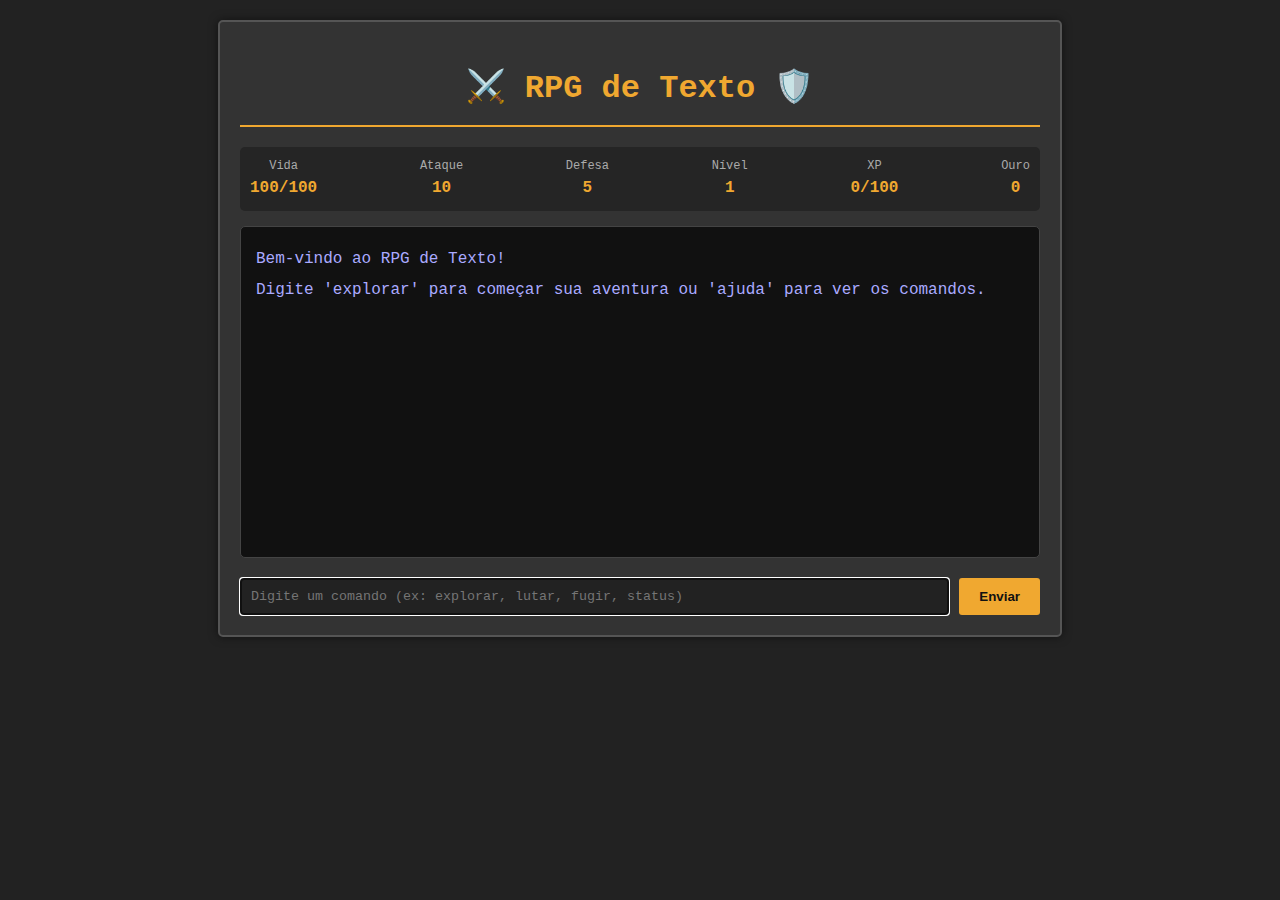
<file: jogos/rpg.html>
<!DOCTYPE html>
<html lang="pt-br">
<head>
    <meta charset="UTF-8">
    <meta name="viewport" content="width=device-width, initial-scale=1.0">
    <title>RPG de Texto</title>
    <style>
        body {
            font-family: 'Courier New', monospace;
            background-color: #222;
            color: #eee;
            margin: 0;
            padding: 20px;
            line-height: 1.6;
        }
        
        #game-container {
            max-width: 800px;
            margin: 0 auto;
            background-color: #333;
            border: 2px solid #555;
            border-radius: 5px;
            padding: 20px;
            box-shadow: 0 0 10px rgba(0, 0, 0, 0.5);
        }
        
        #game-title {
            text-align: center;
            color: #f0a830;
            margin-bottom: 20px;
            border-bottom: 2px solid #f0a830;
            padding-bottom: 10px;
        }
        
        #game-screen {
            height: 300px;
            overflow-y: auto;
            background-color: #111;
            padding: 15px;
            border: 1px solid #444;
            margin-bottom: 20px;
            border-radius: 5px;
        }
        
        #input-area {
            display: flex;
            gap: 10px;
        }
        
        #command-input {
            flex: 1;
            padding: 10px;
            background-color: #222;
            border: 1px solid #555;
            color: #eee;
            font-family: 'Courier New', monospace;
        }
        
        #submit-btn {
            padding: 10px 20px;
            background-color: #f0a830;
            border: none;
            color: #111;
            font-weight: bold;
            cursor: pointer;
            border-radius: 3px;
        }
        
        #submit-btn:hover {
            background-color: #ffc040;
        }
        
        .game-text {
            margin: 5px 0;
        }
        
        .system-message {
            color: #aaf;
        }
        
        .enemy-message {
            color: #f88;
        }
        
        .player-message {
            color: #8f8;
        }
        
        .gold-message {
            color: #ff0;
        }
        
        .xp-message {
            color: #0ff;
        }
        
        #stats-panel {
            display: flex;
            justify-content: space-between;
            margin-bottom: 15px;
            background-color: #252525;
            padding: 10px;
            border-radius: 5px;
        }
        
        .stat {
            display: flex;
            flex-direction: column;
            align-items: center;
        }
        
        .stat-label {
            font-size: 12px;
            color: #aaa;
        }
        
        .stat-value {
            font-weight: bold;
            color: #f0a830;
        }
    </style>
</head>
<body>
    <div id="game-container">
        <h1 id="game-title">⚔️ RPG de Texto 🛡️</h1>
        
        <div id="stats-panel">
            <div class="stat">
                <span class="stat-label">Vida</span>
                <span class="stat-value" id="health-stat">100/100</span>
            </div>
            <div class="stat">
                <span class="stat-label">Ataque</span>
                <span class="stat-value" id="attack-stat">10</span>
            </div>
            <div class="stat">
                <span class="stat-label">Defesa</span>
                <span class="stat-value" id="defense-stat">5</span>
            </div>
            <div class="stat">
                <span class="stat-label">Nível</span>
                <span class="stat-value" id="level-stat">1</span>
            </div>
            <div class="stat">
                <span class="stat-label">XP</span>
                <span class="stat-value" id="xp-stat">0/100</span>
            </div>
            <div class="stat">
                <span class="stat-label">Ouro</span>
                <span class="stat-value" id="gold-stat">0</span>
            </div>
        </div>
        
        <div id="game-screen"></div>
        
        <div id="input-area">
            <input type="text" id="command-input" placeholder="Digite um comando (ex: explorar, lutar, fugir, status)" autofocus>
            <button id="submit-btn">Enviar</button>
        </div>
    </div>

    <script>
        // Elementos do DOM
        const gameScreen = document.getElementById('game-screen');
        const commandInput = document.getElementById('command-input');
        const submitBtn = document.getElementById('submit-btn');
        
        // Elementos de status
        const healthStat = document.getElementById('health-stat');
        const attackStat = document.getElementById('attack-stat');
        const defenseStat = document.getElementById('defense-stat');
        const levelStat = document.getElementById('level-stat');
        const xpStat = document.getElementById('xp-stat');
        const goldStat = document.getElementById('gold-stat');
        
        // Estado do jogo
        const player = {
            name: "Herói",
            health: 100,
            maxHealth: 100,
            attack: 10,
            defense: 5,
            level: 1,
            xp: 0,
            xpToNextLevel: 100,
            gold: 0,
            inventory: []
        };
        
        let currentEnemy = null;
        let inCombat = false;
        
        // Inimigos do jogo
        const enemies = [
            { name: "Goblin", health: 30, attack: 8, defense: 2, xp: 20, gold: 10 },
            { name: "Orc", health: 50, attack: 12, defense: 5, xp: 40, gold: 25 },
            { name: "Esqueleto", health: 40, attack: 10, defense: 3, xp: 30, gold: 15 },
            { name: "Lobo Selvagem", health: 35, attack: 9, defense: 1, xp: 25, gold: 5 },
            { name: "Dragão", health: 100, attack: 20, defense: 10, xp: 100, gold: 50 }
        ];
        
        // Locais para explorar
        const locations = [
            "Floresta Sombria",
            "Caverna dos Mortos",
            "Vila Abandonada",
            "Montanha do Terror",
            "Ruínas Antigas"
        ];
        
        // Função para adicionar texto na tela
        function addText(text, className = "") {
            const p = document.createElement('p');
            p.className = `game-text ${className}`;
            p.textContent = text;
            gameScreen.appendChild(p);
            gameScreen.scrollTop = gameScreen.scrollHeight;
        }
        
        // Atualizar status na tela
        function updateStats() {
            healthStat.textContent = `${player.health}/${player.maxHealth}`;
            attackStat.textContent = player.attack;
            defenseStat.textContent = player.defense;
            levelStat.textContent = player.level;
            xpStat.textContent = `${player.xp}/${player.xpToNextLevel}`;
            goldStat.textContent = player.gold;
        }
        
        // Gerar um inimigo aleatório
        function generateEnemy() {
            const randomEnemy = enemies[Math.floor(Math.random() * enemies.length)];
            currentEnemy = {
                ...randomEnemy,
                maxHealth: randomEnemy.health
            };
            return currentEnemy;
        }
        
        // Sistema de batalha
        function battle(command) {
            if (!inCombat) {
                addText("Você não está em combate no momento.", "system-message");
                return;
            }
            
            if (command === "lutar") {
                // Jogador ataca
                const playerDamage = Math.max(1, player.attack - currentEnemy.defense + Math.floor(Math.random() * 5));
                currentEnemy.health -= playerDamage;
                
                addText(`Você ataca o ${currentEnemy.name} e causa ${playerDamage} de dano!`, "player-message");
                
                // Verificar se o inimigo morreu
                if (currentEnemy.health <= 0) {
                    addText(`Você derrotou o ${currentEnemy.name}!`, "system-message");
                    
                    // Recompensas
                    player.xp += currentEnemy.xp;
                    player.gold += currentEnemy.gold;
                    
                    addText(`Você ganhou ${currentEnemy.xp} XP e ${currentEnemy.gold} de ouro!`, "gold-message");
                    
                    // Verificar se subiu de nível
                    checkLevelUp();
                    
                    inCombat = false;
                    currentEnemy = null;
                    updateStats();
                    return;
                }
                
                // Inimigo ataca
                const enemyDamage = Math.max(1, currentEnemy.attack - player.defense + Math.floor(Math.random() * 3));
                player.health -= enemyDamage;
                
                addText(`O ${currentEnemy.name} te ataca e causa ${enemyDamage} de dano!`, "enemy-message");
                
                // Verificar se o jogador morreu
                if (player.health <= 0) {
                    addText("Você foi derrotado! Fim do jogo.", "system-message");
                    player.health = 0;
                    inCombat = false;
                    updateStats();
                    return;
                }
                
                updateStats();
                
            } else if (command === "fugir") {
                const escapeChance = Math.random();
                
                if (escapeChance > 0.5) {
                    addText("Você fugiu do combate!", "system-message");
                    inCombat = false;
                    currentEnemy = null;
                } else {
                    addText("Você não conseguiu fugir!", "system-message");
                    
                    // Inimigo ataca quando tenta fugir
                    const enemyDamage = Math.max(1, currentEnemy.attack - player.defense + Math.floor(Math.random() * 3));
                    player.health -= enemyDamage;
                    
                    addText(`O ${currentEnemy.name} te ataca e causa ${enemyDamage} de dano!`, "enemy-message");
                    
                    if (player.health <= 0) {
                        addText("Você foi derrotado! Fim do jogo.", "system-message");
                        player.health = 0;
                        inCombat = false;
                        updateStats();
                        return;
                    }
                    
                    updateStats();
                }
            }
        }
        
        // Verificar se subiu de nível
        function checkLevelUp() {
            if (player.xp >= player.xpToNextLevel) {
                player.level++;
                player.xp -= player.xpToNextLevel;
                player.xpToNextLevel = Math.floor(player.xpToNextLevel * 1.5);
                
                player.maxHealth += 20;
                player.health = player.maxHealth;
                player.attack += 3;
                player.defense += 2;
                
                addText(`✨ Parabéns! Você subiu para o nível ${player.level}! ✨`, "xp-message");
                addText("Seus atributos foram aumentados!", "system-message");
                
                updateStats();
            }
        }
        
        // Comandos do jogo
        function processCommand(command) {
            command = command.toLowerCase().trim();
            
            if (command === "explorar") {
                if (inCombat) {
                    addText("Você não pode explorar durante um combate!", "system-message");
                    return;
                }
                
                const location = locations[Math.floor(Math.random() * locations.length)];
                addText(`Você está explorando ${location}...`, "system-message");
                
                // Chance de encontrar um inimigo
                if (Math.random() > 0.3) {
                    const enemy = generateEnemy();
                    addText(`Um ${enemy.name} selvagem apareceu!`, "enemy-message");
                    addText("Digite 'lutar' para atacar ou 'fugir' para tentar escapar.", "system-message");
                    inCombat = true;
                } else {
                    const foundGold = Math.floor(Math.random() * 20) + 5;
                    player.gold += foundGold;
                    addText(`Você encontrou ${foundGold} de ouro!`, "gold-message");
                    updateStats();
                }
                
            } else if (command === "lutar" || command === "fugir") {
                battle(command);
                
            } else if (command === "status") {
                addText("=== STATUS DO PERSONAGEM ===", "system-message");
                addText(`Nome: ${player.name}`, "player-message");
                addText(`Nível: ${player.level}`, "xp-message");
                addText(`Vida: ${player.health}/${player.maxHealth}`, "player-message");
                addText(`Ataque: ${player.attack}`, "player-message");
                addText(`Defesa: ${player.defense}`, "player-message");
                addText(`XP: ${player.xp}/${player.xpToNextLevel}`, "xp-message");
                addText(`Ouro: ${player.gold}`, "gold-message");
                
            } else if (command === "inventario") {
                if (player.inventory.length === 0) {
                    addText("Seu inventário está vazio.", "system-message");
                } else {
                    addText("=== INVENTÁRIO ===", "system-message");
                    player.inventory.forEach(item => {
                        addText(`- ${item}`, "player-message");
                    });
                }
                
            } else if (command === "curar") {
                if (player.gold >= 10) {
                    player.gold -= 10;
                    player.health = player.maxHealth;
                    addText("Você usou 10 de ouro para se curar completamente!", "system-message");
                    updateStats();
                } else {
                    addText("Você não tem ouro suficiente para se curar (custa 10 de ouro).", "system-message");
                }
                
            } else if (command === "ajuda") {
                addText("=== COMANDOS DISPONÍVEIS ===", "system-message");
                addText("- explorar: Explora um local e encontra inimigos ou tesouros", "player-message");
                addText("- lutar: Ataca o inimigo em combate", "player-message");
                addText("- fugir: Tenta escapar do combate", "player-message");
                addText("- status: Mostra seus atributos", "player-message");
                addText("- inventario: Mostra seus itens", "player-message");
                addText("- curar: Gasta 10 de ouro para restaurar sua vida", "player-message");
                addText("- ajuda: Mostra esta lista de comandos", "player-message");
                
            } else {
                addText("Comando não reconhecido. Digite 'ajuda' para ver os comandos disponíveis.", "system-message");
            }
        }
        
        // Evento de enviar comando
        submitBtn.addEventListener('click', () => {
            const command = commandInput.value;
            if (command.trim() !== "") {
                addText(`> ${command}`, "system-message");
                processCommand(command);
                commandInput.value = "";
            }
        });
        
        commandInput.addEventListener('keypress', (e) => {
            if (e.key === "Enter") {
                const command = commandInput.value;
                if (command.trim() !== "") {
                    addText(`> ${command}`, "system-message");
                    processCommand(command);
                    commandInput.value = "";
                }
            }
        });
        
        // Mensagem inicial
        addText("Bem-vindo ao RPG de Texto!", "system-message");
        addText("Digite 'explorar' para começar sua aventura ou 'ajuda' para ver os comandos.", "system-message");
        
        // Inicializar status
        updateStats();
    </script>
</body>
</html>
</file>
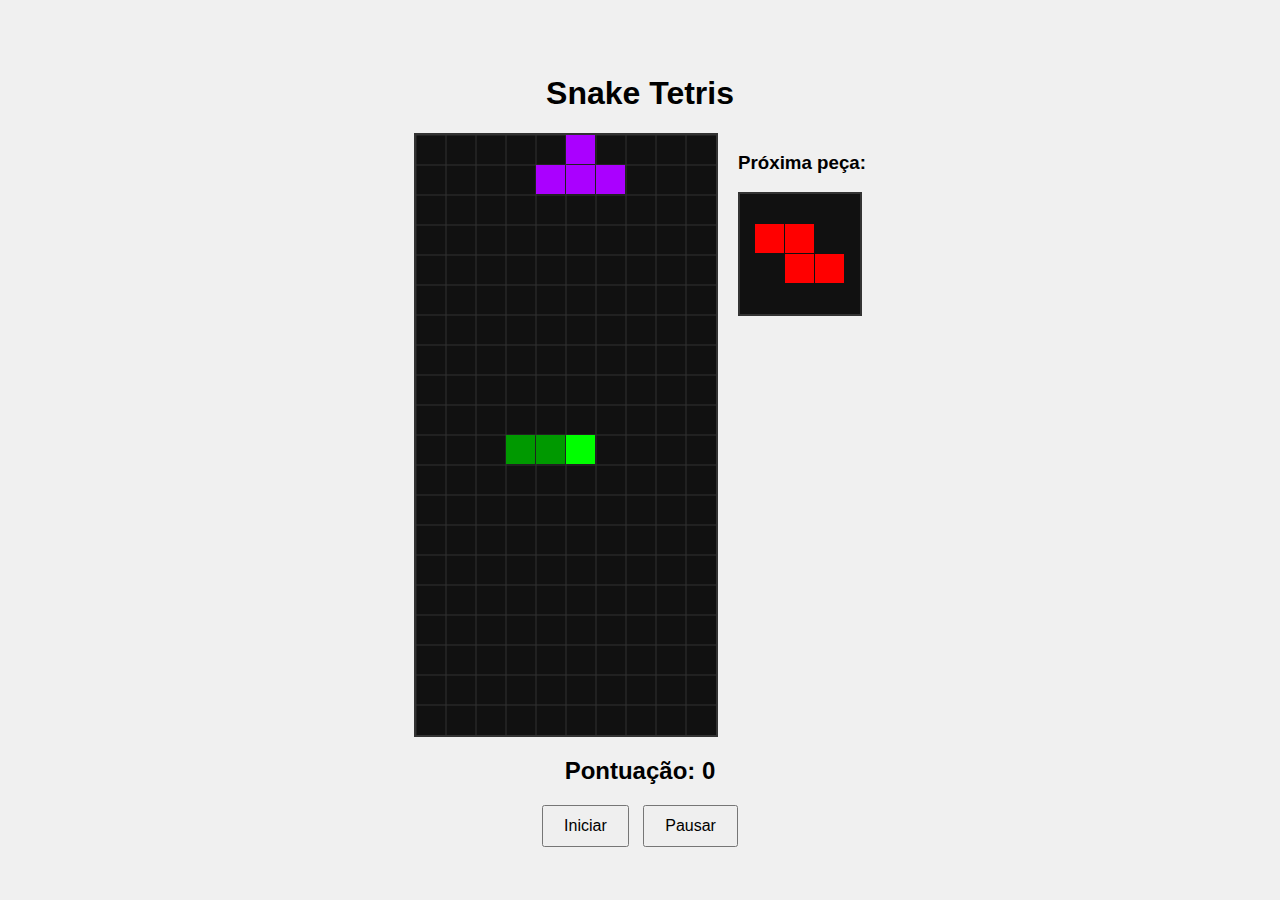
<file: jogos/snake.html>
<!DOCTYPE html>
<html lang="pt-br">
<head>
    <meta charset="UTF-8">
    <meta name="viewport" content="width=device-width, initial-scale=1.0">
    <title>Snake Tetris</title>
    <style>
        body {
            display: flex;
            flex-direction: column;
            align-items: center;
            justify-content: center;
            height: 100vh;
            margin: 0;
            background-color: #f0f0f0;
            font-family: Arial, sans-serif;
        }
        
        #game-container {
            display: flex;
            gap: 20px;
        }
        
        #game-board {
            border: 2px solid #333;
            background-color: #111;
        }
        
        #next-piece {
            border: 2px solid #333;
            background-color: #111;
            width: 120px;
            height: 120px;
        }
        
        #score-display {
            margin-top: 20px;
            font-size: 24px;
            font-weight: bold;
        }
        
        #controls {
            margin-top: 20px;
            text-align: center;
        }
        
        button {
            padding: 10px 20px;
            margin: 0 5px;
            font-size: 16px;
            cursor: pointer;
        }
    </style>
</head>
<body>
    <h1>Snake Tetris</h1>
    <div id="game-container">
        <canvas id="game-board" width="300" height="600"></canvas>
        <div>
            <h3>Próxima peça:</h3>
            <canvas id="next-piece" width="120" height="120"></canvas>
        </div>
    </div>
    <div id="score-display">Pontuação: 0</div>
    <div id="controls">
        <button id="start-btn">Iniciar</button>
        <button id="pause-btn">Pausar</button>
    </div>

    <script>
        // Configurações do jogo
        const canvas = document.getElementById('game-board');
        const ctx = canvas.getContext('2d');
        const nextPieceCanvas = document.getElementById('next-piece');
        const nextPieceCtx = nextPieceCanvas.getContext('2d');
        const scoreDisplay = document.getElementById('score-display');
        const startBtn = document.getElementById('start-btn');
        const pauseBtn = document.getElementById('pause-btn');

        const blockSize = 30;
        const rows = canvas.height / blockSize;
        const cols = canvas.width / blockSize;

        let score = 0;
        let gameOver = false;
        let gamePaused = false;
        let gameInterval;
        let snakeSpeed = 200; // ms
        let tetrisSpeed = 1000; // ms
        let lastSnakeMove = 0;
        let lastTetrisMove = 0;

        // Snake
        let snake = [
            {x: 5 * blockSize, y: 10 * blockSize},
            {x: 4 * blockSize, y: 10 * blockSize},
            {x: 3 * blockSize, y: 10 * blockSize}
        ];
        let snakeDirection = 'RIGHT';
        let nextDirection = 'RIGHT';

        // Tetris
        const tetriminos = [
            { shape: [[1, 1, 1, 1]], color: '#00FFFF' }, // I
            { shape: [[1, 1], [1, 1]], color: '#FFFF00' }, // O
            { shape: [[0, 1, 0], [1, 1, 1]], color: '#AA00FF' }, // T
            { shape: [[1, 1, 0], [0, 1, 1]], color: '#FF0000' }, // Z
            { shape: [[0, 1, 1], [1, 1, 0]], color: '#00FF00' }, // S
            { shape: [[1, 0, 0], [1, 1, 1]], color: '#0000FF' }, // J
            { shape: [[0, 0, 1], [1, 1, 1]], color: '#FF7F00' }  // L
        ];

        let currentPiece = null;
        let nextPiece = null;
        let piecePosition = {x: 0, y: 0};
        let grid = Array(rows).fill().map(() => Array(cols).fill(0));

        // Inicialização do jogo
        function initGame() {
            score = 0;
            gameOver = false;
            snake = [
                {x: 5 * blockSize, y: 10 * blockSize},
                {x: 4 * blockSize, y: 10 * blockSize},
                {x: 3 * blockSize, y: 10 * blockSize}
            ];
            snakeDirection = 'RIGHT';
            nextDirection = 'RIGHT';
            grid = Array(rows).fill().map(() => Array(cols).fill(0));
            spawnNewPiece();
            updateScore();
            draw();
        }

        // Gerar nova peça do Tetris
        function spawnNewPiece() {
            if (nextPiece === null) {
                nextPiece = {...tetriminos[Math.floor(Math.random() * tetriminos.length)]};
            }
            
            currentPiece = nextPiece;
            nextPiece = {...tetriminos[Math.floor(Math.random() * tetriminos.length)]};
            
            piecePosition.x = Math.floor(cols / 2) - Math.floor(currentPiece.shape[0].length / 2);
            piecePosition.y = 0;
            
            drawNextPiece();
            
            // Verificar colisão imediata (game over)
            if (checkCollision()) {
                gameOver = true;
            }
        }

        // Desenhar a próxima peça
        function drawNextPiece() {
            nextPieceCtx.clearRect(0, 0, nextPieceCanvas.width, nextPieceCanvas.height);
            
            if (!nextPiece) return;
            
            const offsetX = (nextPieceCanvas.width - nextPiece.shape[0].length * blockSize) / 2;
            const offsetY = (nextPieceCanvas.height - nextPiece.shape.length * blockSize) / 2;
            
            for (let y = 0; y < nextPiece.shape.length; y++) {
                for (let x = 0; x < nextPiece.shape[y].length; x++) {
                    if (nextPiece.shape[y][x]) {
                        nextPieceCtx.fillStyle = nextPiece.color;
                        nextPieceCtx.fillRect(
                            offsetX + x * blockSize, 
                            offsetY + y * blockSize, 
                            blockSize - 1, 
                            blockSize - 1
                        );
                    }
                }
            }
        }

        // Verificar colisão da peça do Tetris
        function checkCollision() {
            for (let y = 0; y < currentPiece.shape.length; y++) {
                for (let x = 0; x < currentPiece.shape[y].length; x++) {
                    if (currentPiece.shape[y][x]) {
                        const newX = piecePosition.x + x;
                        const newY = piecePosition.y + y;
                        
                        if (
                            newX < 0 || 
                            newX >= cols || 
                            newY >= rows || 
                            (newY >= 0 && grid[newY][newX]) ||
                            isSnakeAtPosition(newX * blockSize, newY * blockSize)
                        ) {
                            return true;
                        }
                    }
                }
            }
            return false;
        }

        // Verificar se a cobra está em uma posição
        function isSnakeAtPosition(x, y) {
            return snake.some(segment => segment.x === x && segment.y === y);
        }

        // Fundir a peça atual com a grade
        function mergePiece() {
            for (let y = 0; y < currentPiece.shape.length; y++) {
                for (let x = 0; x < currentPiece.shape[y].length; x++) {
                    if (currentPiece.shape[y][x]) {
                        const gridY = piecePosition.y + y;
                        const gridX = piecePosition.x + x;
                        if (gridY >= 0) {
                            grid[gridY][gridX] = currentPiece.color;
                        }
                    }
                }
            }
        }

        // Verificar e limpar linhas completas
        function clearLines() {
            let linesCleared = 0;
            
            for (let y = rows - 1; y >= 0; y--) {
                if (grid[y].every(cell => cell !== 0)) {
                    // Remover a linha
                    grid.splice(y, 1);
                    // Adicionar nova linha no topo
                    grid.unshift(Array(cols).fill(0));
                    linesCleared++;
                    y++; // Verificar a mesma posição novamente
                }
            }
            
            if (linesCleared > 0) {
                score += linesCleared * 100;
                updateScore();
                
                // Aumentar a velocidade
                snakeSpeed = Math.max(50, snakeSpeed - 10);
                tetrisSpeed = Math.max(200, tetrisSpeed - 50);
            }
        }

        // Mover a peça do Tetris
        function movePiece(direction) {
            if (gameOver || gamePaused) return;
            
            const oldX = piecePosition.x;
            const oldY = piecePosition.y;
            
            switch (direction) {
                case 'LEFT':
                    piecePosition.x--;
                    break;
                case 'RIGHT':
                    piecePosition.x++;
                    break;
                case 'DOWN':
                    piecePosition.y++;
                    break;
                case 'ROTATE':
                    rotatePiece();
                    break;
            }
            
            if (checkCollision()) {
                // Desfazer movimento
                piecePosition.x = oldX;
                piecePosition.y = oldY;
                
                if (direction === 'DOWN') {
                    // Colidiu ao mover para baixo - fundir com a grade
                    mergePiece();
                    clearLines();
                    spawnNewPiece();
                }
            }
        }

        // Rotacionar a peça
        function rotatePiece() {
            const oldShape = currentPiece.shape;
            
            // Transpor a matriz (virar linhas em colunas)
            const rows = oldShape.length;
            const cols = oldShape[0].length;
            const newShape = Array(cols).fill().map(() => Array(rows).fill(0));
            
            for (let y = 0; y < rows; y++) {
                for (let x = 0; x < cols; x++) {
                    newShape[x][rows - 1 - y] = oldShape[y][x];
                }
            }
            
            currentPiece.shape = newShape;
            
            // Ajustar posição se a rotação fizer a peça sair dos limites
            if (piecePosition.x + newShape[0].length > cols) {
                piecePosition.x = cols - newShape[0].length;
            }
        }

        // Mover a cobra
        function moveSnake() {
            if (gameOver || gamePaused) return;
            
            snakeDirection = nextDirection;
            
            const head = {x: snake[0].x, y: snake[0].y};
            
            switch (snakeDirection) {
                case 'UP':
                    head.y -= blockSize;
                    break;
                case 'DOWN':
                    head.y += blockSize;
                    break;
                case 'LEFT':
                    head.x -= blockSize;
                    break;
                case 'RIGHT':
                    head.x += blockSize;
                    break;
            }
            
            // Verificar colisão com as bordas
            if (
                head.x < 0 || 
                head.x >= canvas.width || 
                head.y < 0 || 
                head.y >= canvas.height
            ) {
                gameOver = true;
                return;
            }
            
            // Verificar colisão com o próprio corpo
            for (let i = 0; i < snake.length; i++) {
                if (head.x === snake[i].x && head.y === snake[i].y) {
                    gameOver = true;
                    return;
                }
            }
            
            // Verificar colisão com blocos do Tetris
            const gridX = Math.floor(head.x / blockSize);
            const gridY = Math.floor(head.y / blockSize);
            
            if (gridY >= 0 && grid[gridY][gridX] !== 0) {
                gameOver = true;
                return;
            }
            
            // Verificar se comeu a peça do Tetris
            const pieceX = piecePosition.x;
            const pieceY = piecePosition.y;
            const piece = currentPiece.shape;
            
            for (let y = 0; y < piece.length; y++) {
                for (let x = 0; x < piece[y].length; x++) {
                    if (piece[y][x] && 
                        pieceX + x === gridX && 
                        pieceY + y === gridY) {
                        // Comeu a peça - aumentar cobra e pontuar
                        snake.unshift(head);
                        score += 50;
                        updateScore();
                        
                        // Remover o bloco da peça
                        currentPiece.shape[y][x] = 0;
                        
                        // Verificar se a peça foi totalmente comida
                        if (currentPiece.shape.flat().every(cell => cell === 0)) {
                            spawnNewPiece();
                        }
                        
                        return;
                    }
                }
            }
            
            // Movimento normal
            snake.unshift(head);
            snake.pop();
        }

        // Atualizar a pontuação
        function updateScore() {
            scoreDisplay.textContent = `Pontuação: ${score}`;
        }

        // Desenhar o jogo
        function draw() {
            // Limpar o canvas
            ctx.clearRect(0, 0, canvas.width, canvas.height);
            
            // Desenhar grade
            ctx.strokeStyle = '#333';
            for (let i = 0; i < cols; i++) {
                ctx.beginPath();
                ctx.moveTo(i * blockSize, 0);
                ctx.lineTo(i * blockSize, canvas.height);
                ctx.stroke();
            }
            for (let j = 0; j < rows; j++) {
                ctx.beginPath();
                ctx.moveTo(0, j * blockSize);
                ctx.lineTo(canvas.width, j * blockSize);
                ctx.stroke();
            }
            
            // Desenhar blocos do Tetris
            for (let y = 0; y < rows; y++) {
                for (let x = 0; x < cols; x++) {
                    if (grid[y][x]) {
                        ctx.fillStyle = grid[y][x];
                        ctx.fillRect(x * blockSize, y * blockSize, blockSize - 1, blockSize - 1);
                    }
                }
            }
            
            // Desenhar peça atual do Tetris
            if (currentPiece) {
                for (let y = 0; y < currentPiece.shape.length; y++) {
                    for (let x = 0; x < currentPiece.shape[y].length; x++) {
                        if (currentPiece.shape[y][x]) {
                            ctx.fillStyle = currentPiece.color;
                            ctx.fillRect(
                                (piecePosition.x + x) * blockSize, 
                                (piecePosition.y + y) * blockSize, 
                                blockSize - 1, 
                                blockSize - 1
                            );
                        }
                    }
                }
            }
            
            // Desenhar cobra
            snake.forEach((segment, index) => {
                ctx.fillStyle = index === 0 ? '#00FF00' : '#009900';
                ctx.fillRect(segment.x, segment.y, blockSize - 1, blockSize - 1);
            });
            
            // Desenhar game over
            if (gameOver) {
                ctx.fillStyle = 'rgba(0, 0, 0, 0.75)';
                ctx.fillRect(0, 0, canvas.width, canvas.height);
                
                ctx.fillStyle = '#FFF';
                ctx.font = '30px Arial';
                ctx.textAlign = 'center';
                ctx.fillText('Game Over!', canvas.width / 2, canvas.height / 2 - 30);
                ctx.font = '20px Arial';
                ctx.fillText(`Pontuação: ${score}`, canvas.width / 2, canvas.height / 2 + 20);
            }
            
            // Desenhar pausa
            if (gamePaused && !gameOver) {
                ctx.fillStyle = 'rgba(0, 0, 0, 0.5)';
                ctx.fillRect(0, 0, canvas.width, canvas.height);
                
                ctx.fillStyle = '#FFF';
                ctx.font = '30px Arial';
                ctx.textAlign = 'center';
                ctx.fillText('Jogo Pausado', canvas.width / 2, canvas.height / 2);
            }
        }

        // Loop do jogo
        function gameLoop(timestamp) {
            if (!gameOver) {
                // Movimento da cobra
                if (timestamp - lastSnakeMove > snakeSpeed) {
                    moveSnake();
                    lastSnakeMove = timestamp;
                }
                
                // Movimento do Tetris
                if (timestamp - lastTetrisMove > tetrisSpeed) {
                    movePiece('DOWN');
                    lastTetrisMove = timestamp;
                }
                
                draw();
                requestAnimationFrame(gameLoop);
            } else {
                draw();
            }
        }

        // Controles
        document.addEventListener('keydown', (e) => {
            if (gameOver) return;
            
            switch (e.key) {
                case 'ArrowUp':
                    if (snakeDirection !== 'DOWN') nextDirection = 'UP';
                    break;
                case 'ArrowDown':
                    if (snakeDirection !== 'UP') nextDirection = 'DOWN';
                    break;
                case 'ArrowLeft':
                    if (snakeDirection !== 'RIGHT') nextDirection = 'LEFT';
                    break;
                case 'ArrowRight':
                    if (snakeDirection !== 'LEFT') nextDirection = 'RIGHT';
                    break;
                case 'w':
                case 'W':
                    movePiece('ROTATE');
                    break;
                case 'a':
                case 'A':
                    movePiece('LEFT');
                    break;
                case 's':
                case 'S':
                    movePiece('DOWN');
                    break;
                case 'd':
                case 'D':
                    movePiece('RIGHT');
                    break;
                case ' ':
                    togglePause();
                    break;
            }
        });

        // Botões de controle
        startBtn.addEventListener('click', () => {
            if (gameOver) {
                initGame();
            }
            if (gamePaused) {
                togglePause();
            }
            gameLoop(0);
        });

        pauseBtn.addEventListener('click', togglePause);

        function togglePause() {
            if (gameOver) return;
            
            gamePaused = !gamePaused;
            pauseBtn.textContent = gamePaused ? 'Continuar' : 'Pausar';
            
            if (!gamePaused) {
                lastSnakeMove = performance.now() - snakeSpeed;
                lastTetrisMove = performance.now() - tetrisSpeed;
                gameLoop(0);
            }
        }

        // Iniciar o jogo
        initGame();
        drawNextPiece();
    </script>
</body>
</html>
</file>
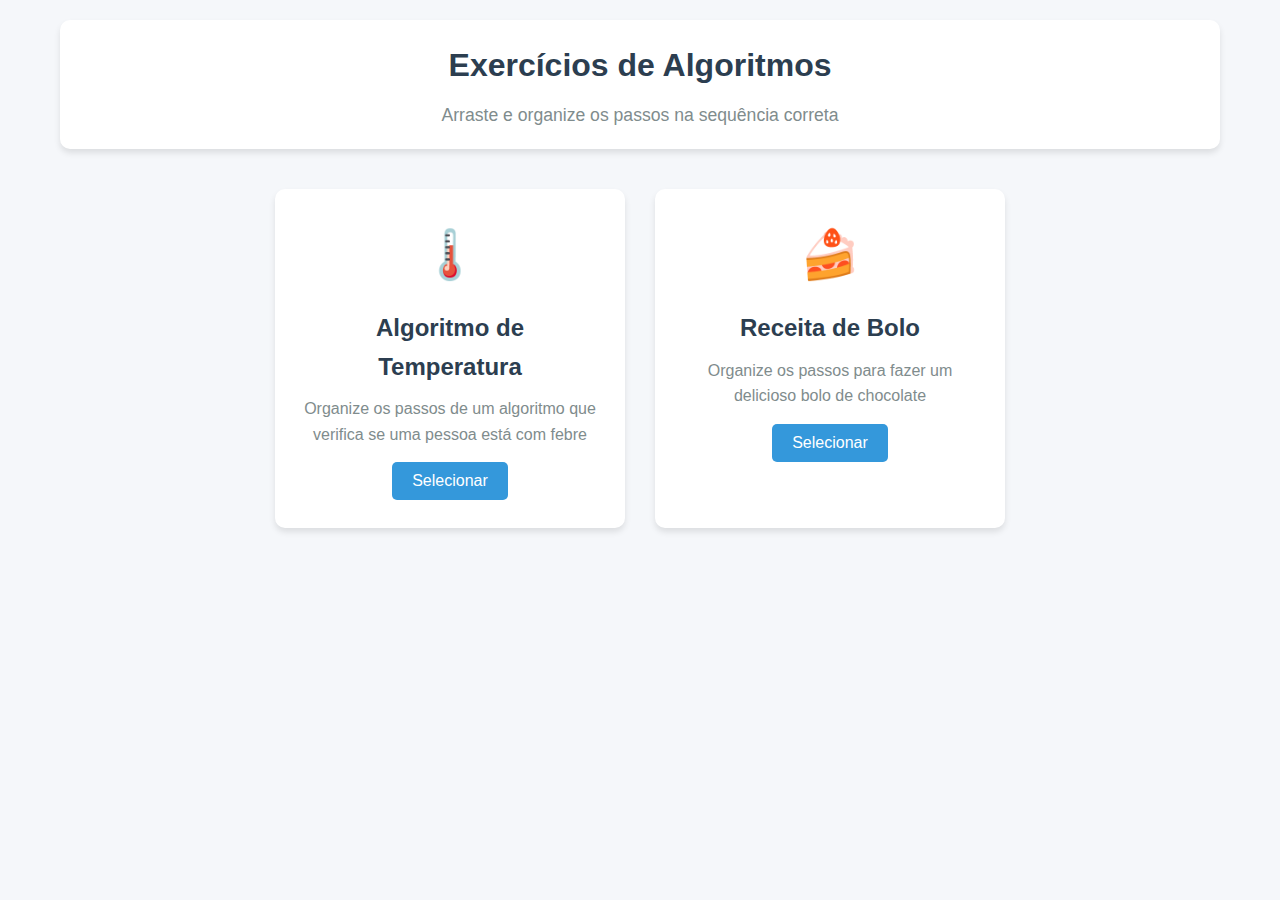
<file: exercicios/workshop/exercicioAlgoritmos.html>
<!DOCTYPE html>
<html lang="pt-br">
<head>
    <meta charset="UTF-8">
    <meta name="viewport" content="width=device-width, initial-scale=1.0">
    <title>Seletor de Exercícios de Algoritmos</title>
    <style>
        :root {
            --color-primary: #3498db;
            --color-secondary: #e74c3c;
            --color-tertiary: #2ecc71;
            --color-dark: #2c3e50;
            --color-light: #ecf0f1;
            --color-warning: #f39c12;
        }
        
        * {
            box-sizing: border-box;
            margin: 0;
            padding: 0;
        }
        
        body {
            font-family: 'Segoe UI', Tahoma, Geneva, Verdana, sans-serif;
            background-color: #f5f7fa;
            color: #333;
            line-height: 1.6;
        }
        
        .container {
            max-width: 1200px;
            margin: 0 auto;
            padding: 20px;
        }
        
        header {
            text-align: center;
            margin-bottom: 40px;
            padding: 20px 0;
            background-color: white;
            border-radius: 10px;
            box-shadow: 0 4px 6px rgba(0, 0, 0, 0.1);
        }
        
        h1 {
            color: var(--color-dark);
            margin-bottom: 10px;
        }
        
        .subtitle {
            color: #7f8c8d;
            font-size: 1.1rem;
        }
        
        .exercise-selector {
            display: flex;
            justify-content: center;
            gap: 30px;
            margin-bottom: 40px;
            flex-wrap: wrap;
        }
        
        .exercise-option {
            background-color: white;
            border-radius: 10px;
            padding: 25px;
            width: 350px;
            text-align: center;
            cursor: pointer;
            transition: all 0.3s ease;
            box-shadow: 0 4px 6px rgba(0, 0, 0, 0.1);
            border: 3px solid transparent;
        }
        
        .exercise-option:hover {
            transform: translateY(-5px);
            box-shadow: 0 10px 20px rgba(0, 0, 0, 0.1);
        }
        
        .exercise-option.selected {
            border-color: var(--color-primary);
        }
        
        .exercise-icon {
            font-size: 3rem;
            margin-bottom: 15px;
            color: var(--color-primary);
        }
        
        .exercise-option:nth-child(2) .exercise-icon {
            color: var(--color-secondary);
        }
        
        .exercise-title {
            font-size: 1.5rem;
            margin-bottom: 10px;
            color: var(--color-dark);
        }
        
        .exercise-description {
            color: #7f8c8d;
            margin-bottom: 15px;
        }
        
        .btn {
            padding: 10px 20px;
            border: none;
            border-radius: 5px;
            background-color: var(--color-primary);
            color: white;
            cursor: pointer;
            transition: all 0.3s;
            font-size: 1rem;
        }
        
        .btn:hover {
            background-color: #2980b9;
        }
        
        .btn-start {
            display: block;
            width: 200px;
            margin: 30px auto;
            padding: 12px;
            font-size: 1.1rem;
            background-color: var(--color-tertiary);
        }
        
        .btn-start:hover {
            background-color: #27ae60;
        }
        
        .exercise-container {
            display: none;
            background-color: white;
            border-radius: 10px;
            padding: 25px;
            box-shadow: 0 4px 6px rgba(0, 0, 0, 0.1);
            margin-top: 20px;
        }
        
        .exercise-container.active {
            display: block;
        }
        
        .back-btn {
            background-color: #95a5a6;
            margin-bottom: 20px;
        }
        
        .back-btn:hover {
            background-color: #7f8c8d;
        }
        
        /* Estilos dos exercícios (copiados das versões anteriores, com adaptações) */
        .instructions {
            background-color: #f8f9fa;
            padding: 15px;
            border-left: 4px solid var(--color-primary);
            margin-bottom: 20px;
            border-radius: 4px;
        }
        
        .progress-container {
            margin-bottom: 25px;
        }
        
        .progress-bar {
            height: 20px;
            background-color: var(--color-light);
            border-radius: 10px;
            overflow: hidden;
        }
        
        .progress {
            height: 100%;
            background: linear-gradient(to right, var(--color-tertiary), #27ae60);
            width: 0%;
            transition: width 0.5s;
        }
        
        .progress-text {
            text-align: center;
            font-weight: bold;
            color: var(--color-dark);
            margin-top: 5px;
        }
        
        .columns {
            display: flex;
            gap: 20px;
            margin-bottom: 20px;
        }
        
        .column {
            flex: 1;
        }
        
        .items-container, .sequence-container {
            min-height: 300px;
            border: 2px dashed #bdc3c7;
            border-radius: 8px;
            padding: 15px;
            background-color: #f8f9fa;
        }
        
        .algorithm-step, .recipe-step {
            background-color: var(--color-primary);
            color: white;
            padding: 12px 18px;
            margin: 8px 0;
            border-radius: 6px;
            cursor: move;
            user-select: none;
            position: relative;
            transition: all 0.3s;
        }
        
        .algorithm-step.in-sequence, .recipe-step.in-sequence {
            background-color: var(--color-tertiary);
            padding-left: 45px;
        }
        
        .algorithm-step.in-sequence::before, .recipe-step.in-sequence::before {
            content: attr(data-position);
            position: absolute;
            left: 15px;
            font-weight: bold;
        }
        
        .algorithm-step.wrong, .recipe-step.wrong {
            background-color: var(--color-secondary);
        }
        
        .feedback {
            padding: 15px;
            border-radius: 8px;
            margin: 20px 0;
            display: none;
        }
        
        .feedback.success {
            background-color: #d4edda;
            color: #155724;
            border: 1px solid #c3e6cb;
            display: block;
        }
        
        .feedback.error {
            background-color: #f8d7da;
            color: #721c24;
            border: 1px solid #f5c6cb;
            display: block;
        }
        
        .buttons {
            display: flex;
            gap: 10px;
            flex-wrap: wrap;
        }
        
        .check-btn {
            background-color: var(--color-primary);
        }
        
        .hint-btn {
            background-color: var(--color-warning);
        }
        
        .reset-btn {
            background-color: var(--color-secondary);
        }
        
        /* Estilos específicos para o exercício de bolo */
        #recipe-exercise .algorithm-step {
            background-color: #8d6e63;
        }
        
        #recipe-exercise .algorithm-step.in-sequence {
            background-color: #5d4037;
        }
        
        #recipe-exercise .check-btn {
            background-color: #8d6e63;
        }
        
        @media (max-width: 768px) {
            .columns {
                flex-direction: column;
            }
            
            .exercise-option {
                width: 100%;
            }
        }
    </style>
</head>
<body>
    <div class="container">
        <header>
            <h1>Exercícios de Algoritmos</h1>
            <p class="subtitle">Arraste e organize os passos na sequência correta</p>
        </header>
        
        <div class="exercise-selector">
            <div class="exercise-option" data-exercise="temperature">
                <div class="exercise-icon">🌡️</div>
                <h3 class="exercise-title">Algoritmo de Temperatura</h3>
                <p class="exercise-description">Organize os passos de um algoritmo que verifica se uma pessoa está com febre</p>
                <button class="btn select-btn">Selecionar</button>
            </div>
            
            <div class="exercise-option" data-exercise="recipe">
                <div class="exercise-icon">🍰</div>
                <h3 class="exercise-title">Receita de Bolo</h3>
                <p class="exercise-description">Organize os passos para fazer um delicioso bolo de chocolate</p>
                <button class="btn select-btn">Selecionar</button>
            </div>
        </div>
        
        <button class="btn btn-start" id="start-btn" style="display: none;">Iniciar Exercício</button>
        
        <!-- Container para o exercício de temperatura -->
        <div id="temperature-exercise" class="exercise-container">
            <button class="btn back-btn" id="back-btn-temp">Voltar para seleção</button>
            <h2>Algoritmo de Verificação de Febre</h2>
            
            <div class="instructions">
                <h3>Instruções:</h3>
                <p>Arraste os passos do algoritmo para a área de sequência e organize-os na ordem correta. Quando estiver pronto, clique em "Verificar Resposta".</p>
            </div>
            
            <div class="progress-container">
                <div class="progress-bar">
                    <div class="progress" id="progress-temp"></div>
                </div>
                <div class="progress-text" id="progress-text-temp">0% concluído</div>
            </div>
            
            <div class="columns">
                <div class="column">
                    <h3>Passos disponíveis:</h3>
                    <div class="items-container" id="items-container-temp"></div>
                </div>
                
                <div class="column">
                    <h3>Sequência do algoritmo:</h3>
                    <div class="sequence-container" id="sequence-container-temp"></div>
                </div>
            </div>
            
            <div class="buttons">
                <button class="btn check-btn" id="check-btn-temp">Verificar Resposta</button>
                <button class="btn hint-btn" id="hint-btn-temp">Dica</button>
                <button class="btn reset-btn" id="reset-btn-temp">Reiniciar</button>
            </div>
            
            <div class="feedback" id="feedback-temp"></div>
        </div>
        
        <!-- Container para o exercício de receita -->
        <div id="recipe-exercise" class="exercise-container">
            <button class="btn back-btn" id="back-btn-recipe">Voltar para seleção</button>
            <h2>Receita de Bolo de Chocolate</h2>
            
            <div class="instructions">
                <h3>Instruções:</h3>
                <p>Organize os passos da receita na ordem correta. Arraste os itens para a área de sequência e organize-os numericamente. Quando estiver pronto, clique em "Verificar Resposta".</p>
            </div>
            
            <div class="progress-container">
                <div class="progress-bar">
                    <div class="progress" id="progress-recipe"></div>
                </div>
                <div class="progress-text" id="progress-text-recipe">0% concluído</div>
            </div>
            
            <div class="columns">
                <div class="column">
                    <h3>Passos disponíveis:</h3>
                    <div class="items-container" id="items-container-recipe"></div>
                </div>
                
                <div class="column">
                    <h3>Modo de preparo:</h3>
                    <div class="sequence-container" id="sequence-container-recipe"></div>
                </div>
            </div>
            
            <div class="buttons">
                <button class="btn check-btn" id="check-btn-recipe">Verificar Resposta</button>
                <button class="btn hint-btn" id="hint-btn-recipe">Dica</button>
                <button class="btn reset-btn" id="reset-btn-recipe">Reiniciar</button>
            </div>
            
            <div class="feedback" id="feedback-recipe"></div>
        </div>
    </div>
    
    <script>
        document.addEventListener('DOMContentLoaded', function() {
            // Elementos do seletor
            const exerciseOptions = document.querySelectorAll('.exercise-option');
            const startBtn = document.getElementById('start-btn');
            let selectedExercise = null;
            
            // Elementos do exercício de temperatura
            const tempExercise = document.getElementById('temperature-exercise');
            const tempItemsContainer = document.getElementById('items-container-temp');
            const tempSequenceContainer = document.getElementById('sequence-container-temp');
            const tempCheckBtn = document.getElementById('check-btn-temp');
            const tempHintBtn = document.getElementById('hint-btn-temp');
            const tempResetBtn = document.getElementById('reset-btn-temp');
            const tempFeedback = document.getElementById('feedback-temp');
            const tempProgress = document.getElementById('progress-temp');
            const tempProgressText = document.getElementById('progress-text-temp');
            const tempBackBtn = document.getElementById('back-btn-temp');
            
            // Elementos do exercício de receita
            const recipeExercise = document.getElementById('recipe-exercise');
            const recipeItemsContainer = document.getElementById('items-container-recipe');
            const recipeSequenceContainer = document.getElementById('sequence-container-recipe');
            const recipeCheckBtn = document.getElementById('check-btn-recipe');
            const recipeHintBtn = document.getElementById('hint-btn-recipe');
            const recipeResetBtn = document.getElementById('reset-btn-recipe');
            const recipeFeedback = document.getElementById('feedback-recipe');
            const recipeProgress = document.getElementById('progress-recipe');
            const recipeProgressText = document.getElementById('progress-text-recipe');
            const recipeBackBtn = document.getElementById('back-btn-recipe');
            
            // Dados dos exercícios
            const exercises = {
                temperature: {
                    steps: {
                        '1': 'Ler o valor da temperatura',
                        '2': 'Se temperatura > 37.5',
                        '3': 'Exibir "Febre alta"',
                        '4': 'Se temperatura > 36.5 e ≤ 37.5',
                        '5': 'Exibir "Febre leve"',
                        '6': 'Exibir "Sem febre"',
                        '7': 'Fim do algoritmo'
                    },
                    correctOrder: ['1', '2', '3', '4', '5', '6', '7']
                },
                recipe: {
                    steps: {
                        '1': 'Pré-aqueça o forno a 180°C',
                        '2': 'Unte e enfarinhe uma forma de bolo',
                        '3': 'Em uma tigela, misture a farinha, açúcar, cacau em pó, fermento e sal',
                        '4': 'Adicione os ovos, leite e óleo à mistura seca',
                        '5': 'Bata bem até obter uma massa homogênea',
                        '6': 'Acrescente a água quente e misture delicadamente',
                        '7': 'Despeje a massa na forma preparada',
                        '8': 'Asse por 30-35 minutos',
                        '9': 'Faça o teste do palito para verificar se está assado',
                        '10': 'Deixe esfriar por 10 minutos na forma',
                        '11': 'Transfira para uma grade e deixe esfriar completamente',
                        '12': 'Para a cobertura, derreta a manteiga em uma panela',
                        '13': 'Misture o cacau em pó e mexa bem',
                        '14': 'Adicione o açúcar e o leite, mexendo continuamente',
                        '15': 'Deixe ferver por 1 minuto',
                        '16': 'Retire do fogo e adicione a baunilha',
                        '17': 'Despeje a cobertura sobre o bolo frio',
                        '18': 'Espalhe uniformemente com uma espátula',
                        '19': 'Deixe a cobertura firmar por alguns minutos',
                        '20': 'Sirva e aproveite seu bolo de chocolate!'
                    },
                    correctOrder: ['1', '2', '3', '4', '5', '6', '7', '8', '9', '10', '11', '12', '13', '14', '15', '16', '17', '18', '19', '20']
                }
            };
            
            // Variáveis de estado
            let currentExercise = null;
            let draggedItem = null;
            
            // Seleção de exercício
            exerciseOptions.forEach(option => {
                option.addEventListener('click', function() {
                    exerciseOptions.forEach(opt => opt.classList.remove('selected'));
                    this.classList.add('selected');
                    selectedExercise = this.getAttribute('data-exercise');
                    startBtn.style.display = 'block';
                });
            });
            
            // Iniciar exercício selecionado
            startBtn.addEventListener('click', function() {
                if (!selectedExercise) return;
                
                // Esconde o seletor
                document.querySelector('.exercise-selector').style.display = 'none';
                this.style.display = 'none';
                
                // Mostra o exercício selecionado
                currentExercise = selectedExercise;
                
                if (currentExercise === 'temperature') {
                    tempExercise.classList.add('active');
                    initializeExercise('temperature');
                } else {
                    recipeExercise.classList.add('active');
                    initializeExercise('recipe');
                }
            });
            
            // Voltar para a seleção
            tempBackBtn.addEventListener('click', backToSelection);
            recipeBackBtn.addEventListener('click', backToSelection);
            
            function backToSelection() {
                // Esconde todos os exercícios
                document.querySelectorAll('.exercise-container').forEach(ex => {
                    ex.classList.remove('active');
                });
                
                // Mostra o seletor
                document.querySelector('.exercise-selector').style.display = 'flex';
                startBtn.style.display = 'none';
                
                // Reseta a seleção
                exerciseOptions.forEach(opt => opt.classList.remove('selected'));
                selectedExercise = null;
                currentExercise = null;
            }
            
            // Inicializa um exercício
            function initializeExercise(exercise) {
                const exerciseData = exercises[exercise];
                let itemsContainer, sequenceContainer, checkBtn, hintBtn, resetBtn, feedback, progress, progressText;
                
                if (exercise === 'temperature') {
                    itemsContainer = tempItemsContainer;
                    sequenceContainer = tempSequenceContainer;
                    checkBtn = tempCheckBtn;
                    hintBtn = tempHintBtn;
                    resetBtn = tempResetBtn;
                    feedback = tempFeedback;
                    progress = tempProgress;
                    progressText = tempProgressText;
                } else {
                    itemsContainer = recipeItemsContainer;
                    sequenceContainer = recipeSequenceContainer;
                    checkBtn = recipeCheckBtn;
                    hintBtn = recipeHintBtn;
                    resetBtn = recipeResetBtn;
                    feedback = recipeFeedback;
                    progress = recipeProgress;
                    progressText = recipeProgressText;
                }
                
                // Limpa containers
                itemsContainer.innerHTML = '';
                sequenceContainer.innerHTML = '';
                feedback.className = 'feedback';
                feedback.textContent = '';
                progress.style.width = '0%';
                progressText.textContent = '0% concluído';
                
                // Embaralha os passos
                const shuffledSteps = [...exerciseData.correctOrder].sort(() => Math.random() - 0.5);
                
                // Cria os elementos dos passos
                shuffledSteps.forEach(stepId => {
                    const stepElement = document.createElement('div');
                    stepElement.className = exercise === 'recipe' ? 'recipe-step' : 'algorithm-step';
                    stepElement.setAttribute('draggable', 'true');
                    stepElement.setAttribute('data-id', stepId);
                    stepElement.textContent = exerciseData.steps[stepId];
                    
                    stepElement.addEventListener('dragstart', dragStart);
                    stepElement.addEventListener('dragend', dragEnd);
                    
                    itemsContainer.appendChild(stepElement);
                });
                
                // Configura os event listeners específicos do exercício
                checkBtn.onclick = function() {
                    checkAnswer(exercise);
                };
                
                hintBtn.onclick = function() {
                    giveHint(exercise);
                };
                
                resetBtn.onclick = function() {
                    initializeExercise(exercise);
                };
                
                // Configura os containers de arrastar/soltar
                itemsContainer.ondragover = dragOver;
                itemsContainer.ondrop = drop;
                
                sequenceContainer.ondragover = dragOver;
                sequenceContainer.ondrop = dropInSequence;
            }
            
            // Funções de arrastar e soltar
            function dragStart() {
                draggedItem = this;
                setTimeout(() => {
                    this.style.opacity = '0.5';
                }, 0);
            }
            
            function dragEnd() {
                this.style.opacity = '1';
            }
            
            function dragOver(e) {
                e.preventDefault();
            }
            
            function drop(e) {
                e.preventDefault();
                if (draggedItem && e.target.id.includes('items-container')) {
                    draggedItem.classList.remove('in-sequence', 'wrong');
                    draggedItem.removeAttribute('data-position');
                    e.target.appendChild(draggedItem);
                }
            }
            
            function dropInSequence(e) {
                e.preventDefault();
                if (draggedItem) {
                    const sequenceContainer = e.currentTarget;
                    
                    if (draggedItem.parentNode === sequenceContainer) {
                        const afterElement = getDragAfterElement(sequenceContainer, e.clientY);
                        
                        if (afterElement) {
                            sequenceContainer.insertBefore(draggedItem, afterElement);
                        } else {
                            sequenceContainer.appendChild(draggedItem);
                        }
                    } else {
                        draggedItem.classList.add('in-sequence');
                        sequenceContainer.appendChild(draggedItem);
                    }
                    
                    updatePositions(sequenceContainer);
                }
            }
            
            function getDragAfterElement(container, y) {
                const draggableElements = [...container.querySelectorAll('.algorithm-step:not(.dragging), .recipe-step:not(.dragging)')];
                
                return draggableElements.reduce((closest, child) => {
                    const box = child.getBoundingClientRect();
                    const offset = y - box.top - box.height / 2;
                    
                    if (offset < 0 && offset > closest.offset) {
                        return { offset: offset, element: child };
                    } else {
                        return closest;
                    }
                }, { offset: Number.NEGATIVE_INFINITY }).element;
            }
            
            function updatePositions(container) {
                const itemsInSequence = container.querySelectorAll('.algorithm-step, .recipe-step');
                
                itemsInSequence.forEach((item, index) => {
                    item.setAttribute('data-position', index + 1);
                });
            }
            
            function checkAnswer(exercise) {
                const exerciseData = exercises[exercise];
                let sequenceContainer, feedback, progress, progressText;
                
                if (exercise === 'temperature') {
                    sequenceContainer = tempSequenceContainer;
                    feedback = tempFeedback;
                    progress = tempProgress;
                    progressText = tempProgressText;
                } else {
                    sequenceContainer = recipeSequenceContainer;
                    feedback = recipeFeedback;
                    progress = recipeProgress;
                    progressText = recipeProgressText;
                }
                
                const itemsInSequence = sequenceContainer.querySelectorAll('.algorithm-step, .recipe-step');
                let correctCount = 0;
                
                itemsInSequence.forEach(item => {
                    item.classList.remove('wrong');
                });
                
                itemsInSequence.forEach((item, index) => {
                    if (item.getAttribute('data-id') === exerciseData.correctOrder[index]) {
                        correctCount++;
                    } else {
                        item.classList.add('wrong');
                    }
                });
                
                const percentage = Math.round((correctCount / exerciseData.correctOrder.length) * 100);
                progress.style.width = percentage + '%';
                progressText.textContent = percentage + '% concluído';
                
                if (percentage === 100) {
                    feedback.textContent = exercise === 'temperature' 
                        ? 'Parabéns! Você acertou a sequência completa do algoritmo!' 
                        : 'Excelente! Você organizou perfeitamente todos os passos da receita!';
                    feedback.className = 'feedback success';
                } else if (percentage > 50) {
                    feedback.textContent = `Você acertou ${correctCount} de ${exerciseData.correctOrder.length} passos. Continue ajustando!`;
                    feedback.className = 'feedback error';
                } else {
                    feedback.textContent = `Você acertou ${correctCount} de ${exerciseData.correctOrder.length} passos. Tente novamente!`;
                    feedback.className = 'feedback error';
                }
            }
            
            function giveHint(exercise) {
                const exerciseData = exercises[exercise];
                let sequenceContainer, feedback;
                
                if (exercise === 'temperature') {
                    sequenceContainer = tempSequenceContainer;
                    feedback = tempFeedback;
                } else {
                    sequenceContainer = recipeSequenceContainer;
                    feedback = recipeFeedback;
                }
                
                const itemsInSequence = sequenceContainer.querySelectorAll('.algorithm-step, .recipe-step');
                const nextCorrectIndex = itemsInSequence.length;
                
                if (nextCorrectIndex < exerciseData.correctOrder.length) {
                    const nextCorrectId = exerciseData.correctOrder[nextCorrectIndex];
                    const nextCorrectText = exerciseData.steps[nextCorrectId];
                    
                    feedback.textContent = `Dica: O próximo passo correto é "${nextCorrectText}"`;
                    feedback.className = 'feedback error';
                } else {
                    feedback.textContent = 'Você já colocou todos os passos na sequência! Verifique se estão na ordem correta.';
                    feedback.className = 'feedback error';
                }
            }
        });
    </script>
</body>
</html>
</file>
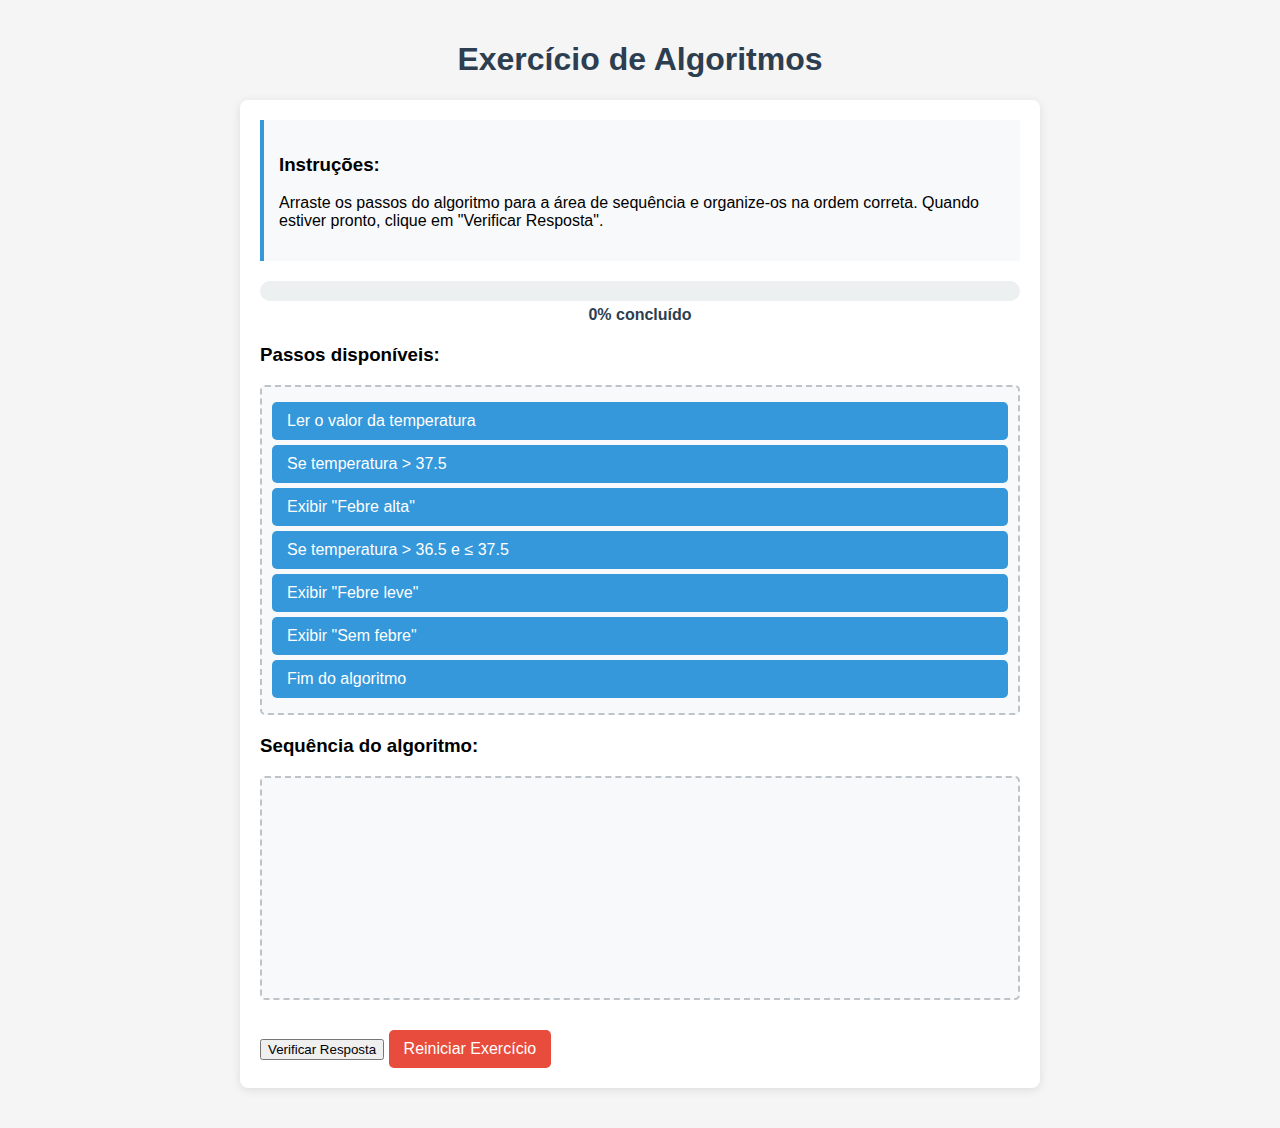
<file: exercicios/workshop/exercicioAlgoritimo/exercicioAlgoritmoTEmperatura.html>
<!DOCTYPE html>
<html lang="pt-br">
<head>
    <meta charset="UTF-8">
    <meta name="viewport" content="width=device-width, initial-scale=1.0">
    <title>Exercício de Algoritmos</title>
    <style>
        body {
            font-family: Arial, sans-serif;
            max-width: 800px;
            margin: 0 auto;
            padding: 20px;
            background-color: #f5f5f5;
        }
        
        h1 {
            color: #2c3e50;
            text-align: center;
        }
        
        .exercise-container {
            background-color: white;
            border-radius: 8px;
            padding: 20px;
            box-shadow: 0 2px 10px rgba(0,0,0,0.1);
            margin-bottom: 20px;
        }
        
        .instructions {
            background-color: #f8f9fa;
            padding: 15px;
            border-left: 4px solid #3498db;
            margin-bottom: 20px;
        }
        
        .progress-container {
            margin-bottom: 20px;
        }
        
        .progress-bar {
            height: 20px;
            background-color: #ecf0f1;
            border-radius: 10px;
            overflow: hidden;
        }
        
        .progress {
            height: 100%;
            background-color: #2ecc71;
            width: 0%;
            transition: width 0.3s;
        }
        
        .progress-text {
            text-align: center;
            margin-top: 5px;
            font-weight: bold;
            color: #2c3e50;
        }
        
        .items-container, .sequence-container {
            min-height: 100px;
            border: 2px dashed #bdc3c7;
            border-radius: 5px;
            padding: 10px;
            margin-bottom: 20px;
            background-color: #f8f9fa;
        }
        
        .sequence-container {
            min-height: 200px;
        }
        
        .algorithm-step {
            background-color: #3498db;
            color: white;
            padding: 10px 15px;
            margin: 5px 0;
            border-radius: 5px;
            cursor: move;
            user-select: none;
            position: relative;
        }
        
        .algorithm-step.in-sequence {
            background-color: #2ecc71;
            padding-left: 40px;
        }
        
        .algorithm-step.in-sequence::before {
            content: attr(data-position);
            position: absolute;
            left: 15px;
            font-weight: bold;
        }
        
        .algorithm-step.wrong {
            background-color: #e74c3c;
        }
        
        .feedback {
            padding: 15px;
            border-radius: 5px;
            margin-top: 20px;
            display: none;
        }
        
        .feedback.success {
            background-color: #d4edda;
            color: #155724;
            border: 1px solid #c3e6cb;
            display: block;
        }
        
        .feedback.error {
            background-color: #f8d7da;
            color: #721c24;
            border: 1px solid #f5c6cb;
            display: block;
        }
        
        .reset-btn {
            background-color: #e74c3c;
            color: white;
            border: none;
            padding: 10px 15px;
            border-radius: 5px;
            cursor: pointer;
            font-size: 16px;
            margin-top: 10px;
        }
        
        .reset-btn:hover {
            background-color: #c0392b;
        }
    </style>
</head>
<body>
    <h1>Exercício de Algoritmos</h1>
    
    <div class="exercise-container">
        <div class="instructions">
            <h3>Instruções:</h3>
            <p>Arraste os passos do algoritmo para a área de sequência e organize-os na ordem correta. Quando estiver pronto, clique em "Verificar Resposta".</p>
        </div>
        
        <div class="progress-container">
            <div class="progress-bar">
                <div class="progress" id="progress"></div>
            </div>
            <div class="progress-text" id="progress-text">0% concluído</div>
        </div>
        
        <h3>Passos disponíveis:</h3>
        <div class="items-container" id="items-container">
            <div class="algorithm-step" draggable="true" data-id="1">Ler o valor da temperatura</div>
            <div class="algorithm-step" draggable="true" data-id="2">Se temperatura > 37.5</div>
            <div class="algorithm-step" draggable="true" data-id="3">Exibir "Febre alta"</div>
            <div class="algorithm-step" draggable="true" data-id="4">Se temperatura > 36.5 e ≤ 37.5</div>
            <div class="algorithm-step" draggable="true" data-id="5">Exibir "Febre leve"</div>
            <div class="algorithm-step" draggable="true" data-id="6">Exibir "Sem febre"</div>
            <div class="algorithm-step" draggable="true" data-id="7">Fim do algoritmo</div>
        </div>
        
        <h3>Sequência do algoritmo:</h3>
        <div class="sequence-container" id="sequence-container"></div>
        
        <button id="check-btn">Verificar Resposta</button>
        <button class="reset-btn" id="reset-btn">Reiniciar Exercício</button>
        
        <div class="feedback" id="feedback"></div>
    </div>
    
    <script>
        document.addEventListener('DOMContentLoaded', function() {
            const itemsContainer = document.getElementById('items-container');
            const sequenceContainer = document.getElementById('sequence-container');
            const checkBtn = document.getElementById('check-btn');
            const resetBtn = document.getElementById('reset-btn');
            const feedback = document.getElementById('feedback');
            const progress = document.getElementById('progress');
            const progressText = document.getElementById('progress-text');
            
            // Ordem correta dos passos (por data-id)
            const correctOrder = ['1', '2', '3', '4', '5', '6', '7'];
            
            let draggedItem = null;
            
            // Adiciona event listeners para os itens arrastáveis
            document.querySelectorAll('.algorithm-step').forEach(item => {
                item.addEventListener('dragstart', dragStart);
                item.addEventListener('dragend', dragEnd);
            });
            
            // Event listeners para os containers
            itemsContainer.addEventListener('dragover', dragOver);
            itemsContainer.addEventListener('drop', drop);
            
            sequenceContainer.addEventListener('dragover', dragOver);
            sequenceContainer.addEventListener('drop', dropInSequence);
            
            // Botão de verificação
            checkBtn.addEventListener('click', checkAnswer);
            
            // Botão de reset
            resetBtn.addEventListener('click', resetExercise);
            
            function dragStart() {
                draggedItem = this;
                setTimeout(() => {
                    this.style.opacity = '0.4';
                }, 0);
            }
            
            function dragEnd() {
                this.style.opacity = '1';
            }
            
            function dragOver(e) {
                e.preventDefault();
            }
            
            function drop(e) {
                e.preventDefault();
                if (draggedItem && e.target === itemsContainer) {
                    // Remove a numeração se estiver voltando para os itens disponíveis
                    draggedItem.classList.remove('in-sequence');
                    draggedItem.removeAttribute('data-position');
                    itemsContainer.appendChild(draggedItem);
                }
            }
            
            function dropInSequence(e) {
                e.preventDefault();
                if (draggedItem) {
                    // Se o item já está na sequência, apenas reorganiza
                    if (draggedItem.parentNode === sequenceContainer) {
                        const afterElement = getDragAfterElement(sequenceContainer, e.clientY);
                        
                        if (afterElement) {
                            sequenceContainer.insertBefore(draggedItem, afterElement);
                        } else {
                            sequenceContainer.appendChild(draggedItem);
                        }
                    } else {
                        // Adiciona o item à sequência
                        draggedItem.classList.add('in-sequence');
                        sequenceContainer.appendChild(draggedItem);
                    }
                    
                    // Atualiza as posições
                    updatePositions();
                }
            }
            
            function getDragAfterElement(container, y) {
                const draggableElements = [...container.querySelectorAll('.algorithm-step:not(.dragging)')];
                
                return draggableElements.reduce((closest, child) => {
                    const box = child.getBoundingClientRect();
                    const offset = y - box.top - box.height / 2;
                    
                    if (offset < 0 && offset > closest.offset) {
                        return { offset: offset, element: child };
                    } else {
                        return closest;
                    }
                }, { offset: Number.NEGATIVE_INFINITY }).element;
            }
            
            function updatePositions() {
                const itemsInSequence = sequenceContainer.querySelectorAll('.algorithm-step');
                
                itemsInSequence.forEach((item, index) => {
                    item.setAttribute('data-position', index + 1);
                });
            }
            
            function checkAnswer() {
                const itemsInSequence = sequenceContainer.querySelectorAll('.algorithm-step');
                let correctCount = 0;
                
                // Remove qualquer feedback de erro anterior
                itemsInSequence.forEach(item => {
                    item.classList.remove('wrong');
                });
                
                // Verifica cada item na sequência
                itemsInSequence.forEach((item, index) => {
                    if (item.getAttribute('data-id') === correctOrder[index]) {
                        correctCount++;
                    } else {
                        item.classList.add('wrong');
                    }
                });
                
                // Calcula a porcentagem de acerto
                const percentage = Math.round((correctCount / correctOrder.length) * 100);
                progress.style.width = percentage + '%';
                progressText.textContent = percentage + '% concluído';
                
                // Mostra feedback
                if (percentage === 100) {
                    feedback.textContent = 'Parabéns! Você acertou a sequência completa do algoritmo!';
                    feedback.className = 'feedback success';
                } else if (percentage > 50) {
                    feedback.textContent = `Você acertou ${correctCount} de ${correctOrder.length} passos. Continue tentando!`;
                    feedback.className = 'feedback error';
                } else {
                    feedback.textContent = `Você acertou apenas ${correctCount} de ${correctOrder.length} passos. Revise o algoritmo e tente novamente.`;
                    feedback.className = 'feedback error';
                }
            }
            
            function resetExercise() {
                // Limpa a sequência
                sequenceContainer.innerHTML = '';
                
                // Move todos os itens de volta para o container original
                const items = document.querySelectorAll('.algorithm-step');
                items.forEach(item => {
                    item.classList.remove('in-sequence', 'wrong');
                    item.removeAttribute('data-position');
                    itemsContainer.appendChild(item);
                });
                
                // Reseta o progresso
                progress.style.width = '0%';
                progressText.textContent = '0% concluído';
                
                // Esconde o feedback
                feedback.className = 'feedback';
                feedback.textContent = '';
            }
        });
    </script>
</body>
</html>
</file>
